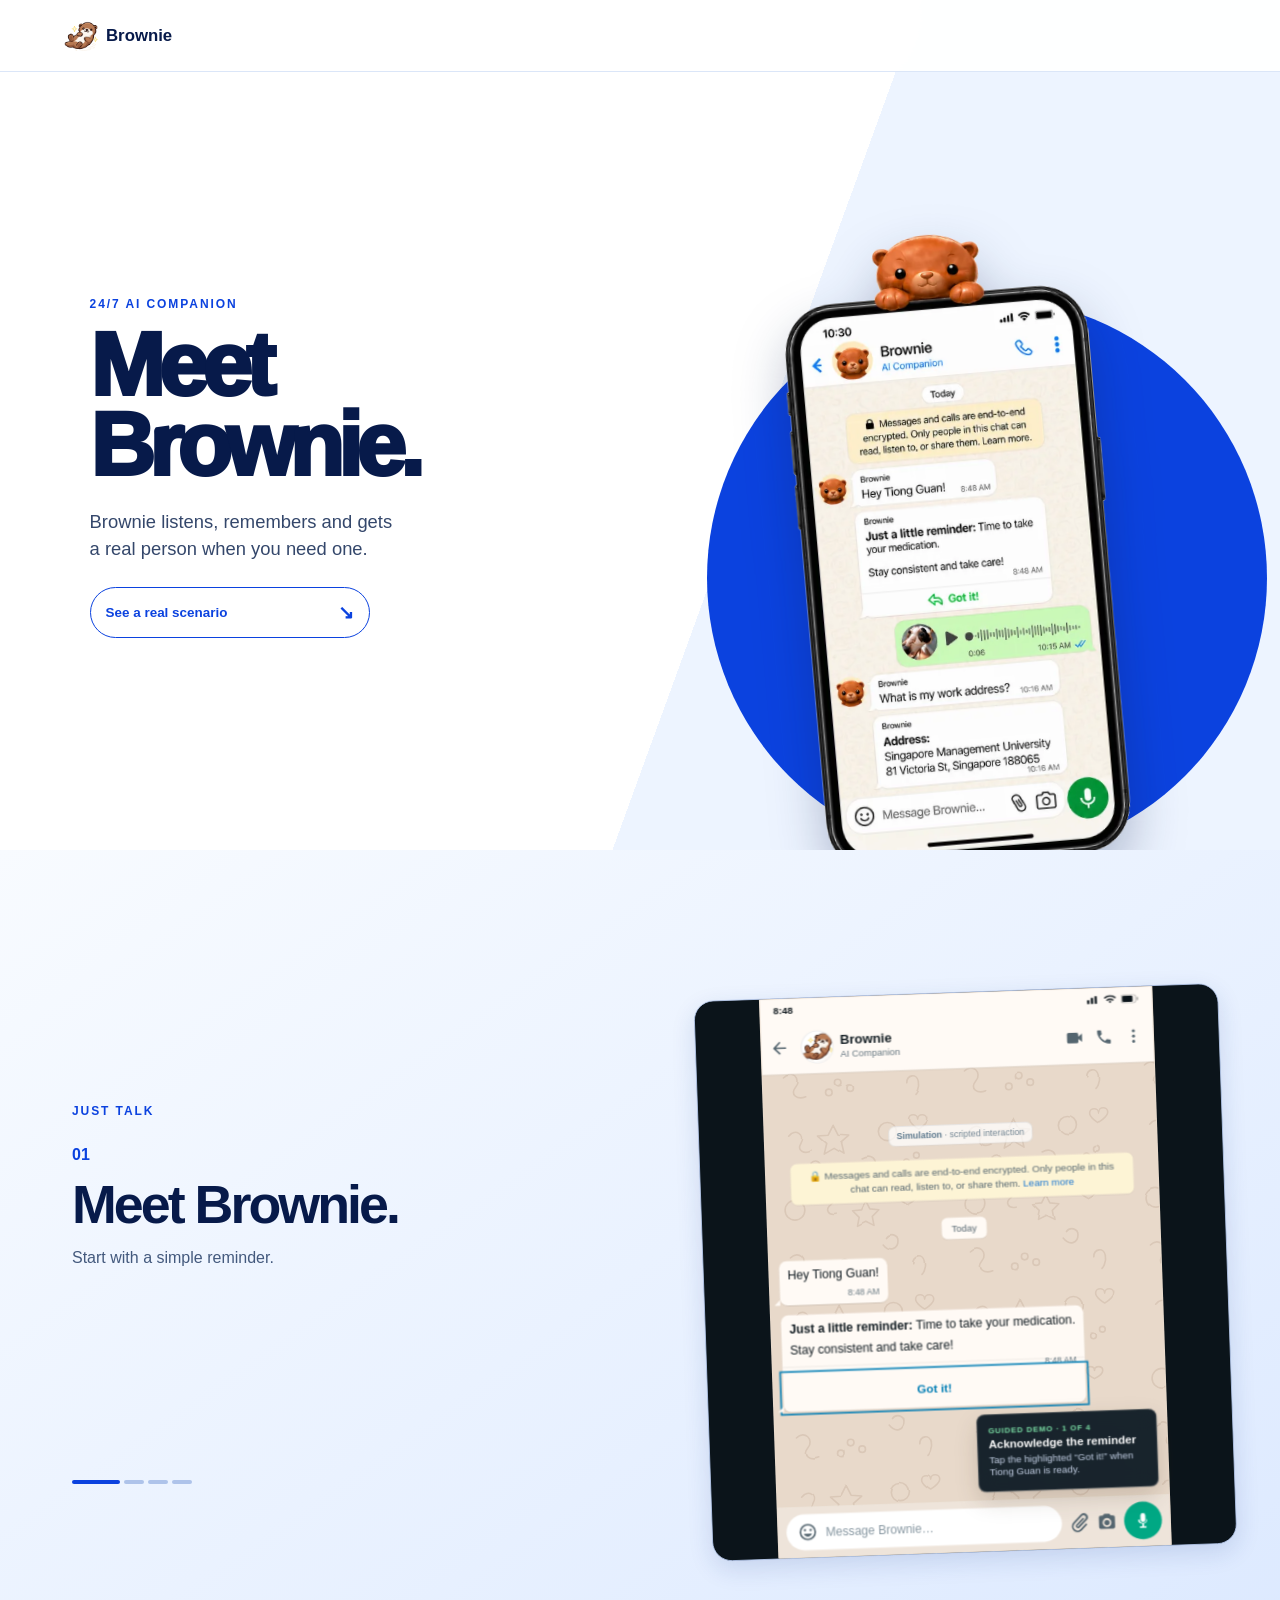
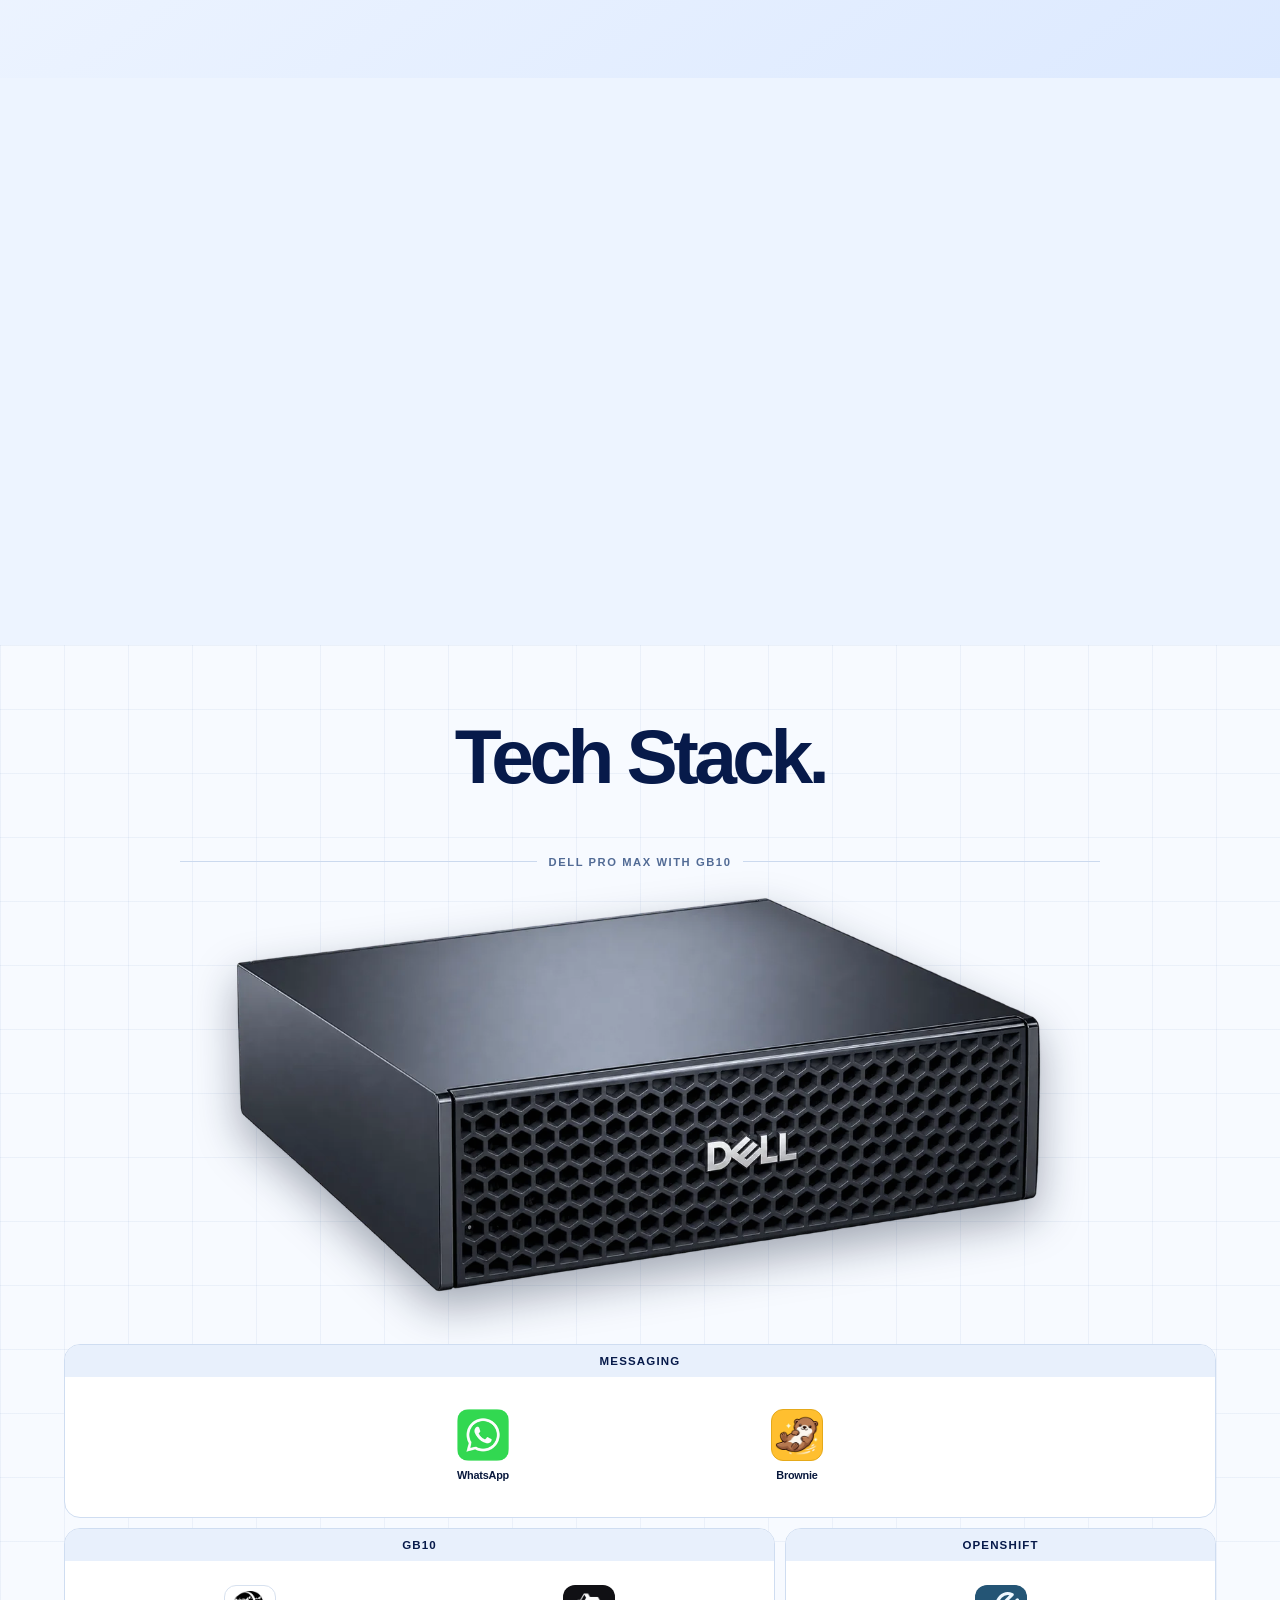
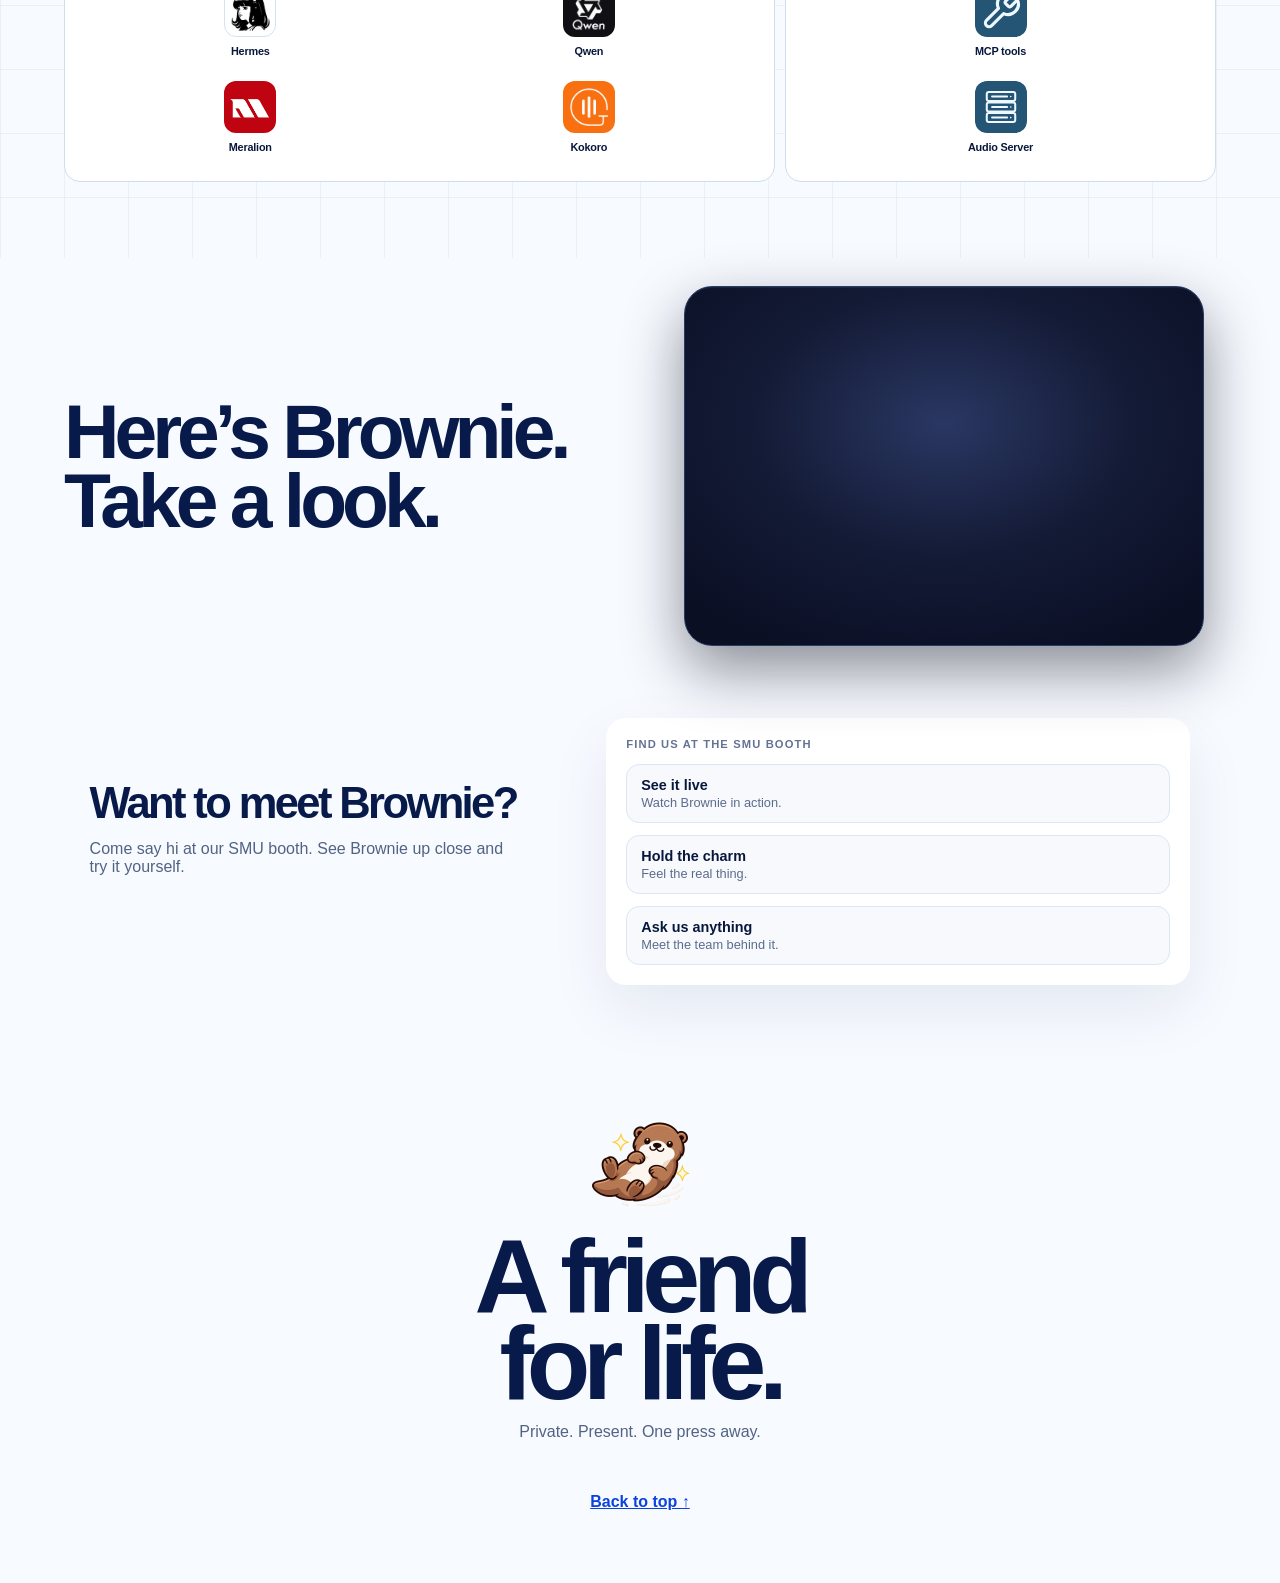
<file: index.html>
<!doctype html>
<html lang="en">
<head>
  <meta charset="utf-8">
  <meta name="viewport" content="width=device-width, initial-scale=1, viewport-fit=cover">
  <meta name="theme-color" content="#ffffff">
  <title>Brownie — Your 24/7 AI Companion</title>
  <meta name="description" content="Meet Brownie, a private AI companion for reminders, reassurance and real human support.">
  <link rel="icon" type="image/svg+xml" href="data:image/svg+xml,%3Csvg xmlns='http://www.w3.org/2000/svg' viewBox='0 0 64 64'%3E%3Crect width='64' height='64' rx='16' fill='%230b42df'/%3E%3Ccircle cx='32' cy='32' r='19' fill='white'/%3E%3Ccircle cx='25' cy='29' r='3' fill='%230b42df'/%3E%3Ccircle cx='39' cy='29' r='3' fill='%230b42df'/%3E%3Cpath d='M24 39q8 6 16 0' fill='none' stroke='%230b42df' stroke-width='3' stroke-linecap='round'/%3E%3C/svg%3E">
  <link rel="stylesheet" href="style.css?v=96">
  <link rel="stylesheet" href="chat.css?v=15">
</head>
<body>
  <header class="nav">
    <a class="logo" href="#top"><img src="assets/logo-tamtam.webp" alt=""><strong>Brownie</strong></a>
  </header>

  <main id="top">
    <section class="hero">
      <div class="hero-copy">
        <p class="eyebrow">24/7 AI Companion</p>
        <h1>Meet<br>Brownie.</h1>
        <p class="hero-lead">Brownie listens, remembers and gets a real person when you need one.</p>
        <a class="start-link" href="#experience">See a real scenario <span>↘</span></a>
      </div>
      <div class="hero-product" aria-label="Brownie companion on a phone">
        <div class="blue-disc"></div>
        <img src="assets/brownie-phone-cutout.webp" alt="Brownie companion perched on a phone">
      </div>
    </section>

    <section class="experience" id="experience" aria-label="Brownie SOS demonstration">
      <div class="experience-frame">
        <div class="experience-inner">
          <aside class="story-side">
            <p class="eyebrow">Just talk</p>
            <div class="story-titles" aria-live="polite">
              <div class="story-title active" data-title="0"><span>01</span><h2>Meet Brownie.</h2><p>Start with a simple reminder.</p></div>
              <div class="story-title" data-title="1"><span>02</span><h2>Ask anything.</h2><p>Addresses, reminders and answers.</p></div>
              <div class="story-title" data-title="2"><span>03</span><h2>One press.</h2><p>Press Brownie. Say what you need.</p></div>
              <div class="story-title" data-title="3"><span>04</span><h2>Human help.</h2><p>Brownie reaches Joey instantly.</p></div>
            </div>
            <div class="step-meter" aria-hidden="true"><i class="active"></i><i></i><i></i><i></i></div>
          </aside>

          <div class="chat-stage">
                        <div class="chat-window js" style="--expand:0">
              <div class="wa">
                <header class="wa-top" id="waTop">
                  <div class="statusbar">
                    <time id="statusTime">10:30</time>
                    <span class="sb-right" aria-hidden="true">
                      <svg viewBox="0 0 18 12"><path d="M1 11h3V6H1zM6 11h3V3H6zM11 11h3V1h-3z"/></svg>
                      <svg viewBox="0 0 20 14"><path d="M10 12.6l-2.2-2.3a3.1 3.1 0 014.4 0zM10 7.6a6 6 0 00-4.3 1.8L4 7.6a8.5 8.5 0 0112 0l-1.7 1.8A6 6 0 0010 7.6zM10 2.6a11 11 0 00-7.8 3.2L.5 4.1a13.5 13.5 0 0119 0l-1.7 1.7A11 11 0 0010 2.6z"/></svg>
                      <svg viewBox="0 0 26 13"><rect x=".5" y=".5" width="21" height="12" rx="3.2" fill="none" stroke="#0b141a" stroke-opacity=".4"/><rect x="2" y="2" width="15" height="9" rx="1.8"/><rect x="23" y="4" width="2" height="5" rx="1" fill="#0b141a" fill-opacity=".4"/></svg>
                    </span>
                  </div>
                  <div class="wa-header">
                    <button class="hbtn back" type="button" aria-label="Back"><svg viewBox="0 0 24 24"><path d="M20 11H7.8l5.6-5.6L12 4l-8 8 8 8 1.4-1.4L7.8 13H20z"/></svg></button>
                    <span class="avatar"><img src="assets/mascot.webp" alt="Brownie" width="360" height="360" /></span>
                    <span class="who"><strong>Brownie</strong><em>AI Companion</em></span>
                    <span class="hdr-icons">
                      <button class="hbtn" type="button" aria-label="Video call"><svg viewBox="0 0 24 24"><path d="M17 10.5V7a2 2 0 00-2-2H4a2 2 0 00-2 2v10a2 2 0 002 2h11a2 2 0 002-2v-3.5l5 4V6.5z"/></svg></button>
                      <button class="hbtn" type="button" aria-label="Call"><svg viewBox="0 0 24 24"><path d="M6.6 10.8a15 15 0 006.6 6.6l2.2-2.2a1 1 0 011-.2 11 11 0 003.4.6 1 1 0 011 1V20a1 1 0 01-1 1A17 17 0 013 4a1 1 0 011-1h3.4a1 1 0 011 1 11 11 0 00.6 3.4 1 1 0 01-.2 1z"/></svg></button>
                      <button class="hbtn" type="button" aria-label="Menu"><svg viewBox="0 0 24 24"><circle cx="12" cy="5" r="2"/><circle cx="12" cy="12" r="2"/><circle cx="12" cy="19" r="2"/></svg></button>
                    </span>
                  </div>
                </header>

                <main class="thread" id="thread">
                  <p class="sys sim"><b>Simulation</b> · scripted interaction</p>
                  <p class="sys">🔒 Messages and calls are end-to-end encrypted. Only people in this chat can read, listen to, or share them. <span>Learn more</span></p>
                  <p class="date">Today</p>

                  <div class="row in" data-clock="8:48" data-sig="listen">
                    <span class="typing" aria-hidden="true"><i></i><i></i><i></i></span>
                    <div class="msg in"><p>Hey Tiong Guan!</p><span class="meta">8:48 AM</span></div>
                  </div>

                  <div class="row in" data-sig="remind">
                    <span class="typing" aria-hidden="true"><i></i><i></i><i></i></span>
                    <div class="msg in">
                      <p><strong>Just a little reminder:</strong> Time to take your medication.</p>
                      <p>Stay consistent and take care!</p>
                      <span class="meta">8:48 AM</span>
                      <div class="quick"><button type="button" data-gotit>Got it!</button></div>
                    </div>
                  </div>

                  <div class="row out pending" id="gotitRow">
                    <div class="msg out"><p>Got it!</p><span class="meta">8:49 AM <svg class="ticks" viewBox="0 0 16 11"><path d="M1.2 5.8l3 3L11 1.8"/><path d="M6.4 8.4l.9.9L15 1.8"/></svg></span></div>
                  </div>

                  <div class="row out" data-gate data-clock="10:16" style="order:0">
                    <div class="msg out"><p>What is my work address?</p><span class="meta">10:16 AM <svg class="ticks" viewBox="0 0 16 11"><path d="M1.2 5.8l3 3L11 1.8"/><path d="M6.4 8.4l.9.9L15 1.8"/></svg></span></div>
                  </div>

                  <div class="row in" data-gate data-sig="listen" data-think id="addressRow">
                    <span class="typing" aria-hidden="true"><i></i><i></i><i></i></span>
                    <div class="msg in">
                      <p><strong>Address:</strong></p>
                      <p>Singapore Management University<br>81 Victoria St, Singapore 188065</p>
                      <span class="meta">10:16 AM</span>
                    </div>
                  </div>

                  <div class="row lesson-step" data-gate id="recallLesson">
                    <div class="msg lesson-card">
                      <span class="lesson-kicker">Memory check</span>
                      <strong>Brownie recalled saved information.</strong>
                      <p>Your work address was ready when you asked.</p>
                      <button type="button" data-recall-continue>Continue to safety practice</button>
                    </div>
                  </div>

                  <p class="date" data-gate data-recall-gate>Daily Quiz</p>

                  <div class="row in" data-gate data-recall-gate data-sig="listen">
                    <span class="typing" aria-hidden="true"><i></i><i></i><i></i></span>
                    <div class="msg in"><p>Ready for a safety challenge?</p><span class="meta">9:15 AM</span></div>
                  </div>

                  <div class="quiz" data-gate data-recall-gate data-answer="Walk away and call staff">
                    <div class="row in">
                      <div class="msg in quiz-card">
                        <p class="quiz-head">🛡️ <strong>Safety Choice</strong></p>
                        <p class="quiz-q">A stranger asks you to go with them. What do you do?</p>
                        <div class="opts">
                          <button type="button" data-opt>Go with them</button>
                          <button type="button" data-opt>Walk away and call staff</button>
                          <button type="button" data-opt>Ignore it</button>
                        </div>
                        <span class="meta">9:15 AM</span>
                      </div>
                    </div>
                    <div class="row out" data-ans hidden><div class="msg out"><span class="meta">9:16 AM <svg class="ticks" viewBox="0 0 16 11"><path d="M1.2 5.8l3 3L11 1.8"/><path d="M6.4 8.4l.9.9L15 1.8"/></svg></span></div></div>
                    <div class="row in" data-good hidden><div class="msg in"><p><strong>✅ Correct!</strong> Walk away and call trusted staff.</p></div></div>
                    <div class="row in" data-bad hidden><div class="msg in"><p><strong>Not quite.</strong> Walk away and call trusted staff.</p></div></div>
                    <div class="row in" data-ptsgood hidden><div class="msg in"><p>Points: <strong>+10</strong> · Quiz complete 🎉</p></div></div>
                    <div class="row in" data-ptsbad hidden><div class="msg in"><p>Points: <strong>+0</strong> · Quiz complete</p></div></div>
                  </div>

                  <div class="mic-hint" data-gate>
                    <button class="sos-brownie" id="sosBrownie" type="button" aria-label="Tap Brownie and say I need help"><img src="assets/brownie-button.webp" alt="Tap Brownie"></button>
                    <span>Tap Brownie and say <strong>&ldquo;I need help&rdquo;</strong></span>
                  </div>

                  <div class="row in" data-gate data-manual data-clock="10:18" id="audioReceivingRow" hidden>
                    <div class="msg in audio-receiving" role="status" aria-label="Receiving audio"><span>🎙️ Receiving audio</span><span class="audio-wave" aria-hidden="true"><i></i><i></i><i></i><i></i><i></i><i></i><i></i></span></div>
                  </div>

                  <div class="row in" data-gate data-manual data-clock="10:18" id="youSaidRow" hidden>
                    <div class="msg in"><p>You said: <strong>&ldquo;I need help&rdquo;</strong>.</p><span class="meta">10:18 AM</span></div>
                  </div>

                  <div class="row in" data-gate data-sos-gate data-think data-sig="sos" data-clock="10:18" id="contactingRow">
                    <span class="typing" aria-hidden="true"><i></i><i></i><i></i></span>
                    <div class="msg in"><p>Contacting Joey right now…</p><span class="meta">10:18 AM</span></div>
                  </div>
                </main>

                <div class="wa-input" id="waInput" aria-hidden="true">
                  <span class="field"><svg class="emoji" viewBox="0 0 24 24"><path d="M12 2a10 10 0 100 20 10 10 0 000-20zm0 18a8 8 0 110-16 8 8 0 010 16zm-3.5-9a1.5 1.5 0 100-3 1.5 1.5 0 000 3zm7 0a1.5 1.5 0 100-3 1.5 1.5 0 000 3zM12 17.5c2.3 0 4.3-1.5 5-3.5H7c.7 2 2.7 3.5 5 3.5z"/></svg><span class="ph">Message Brownie…</span></span>
                  <svg class="ic" viewBox="0 0 24 24"><path d="M16.5 6.5l-7.8 7.8a2.5 2.5 0 003.5 3.5l8.5-8.5a4.5 4.5 0 10-6.4-6.4L5.6 11.6a6.5 6.5 0 009.2 9.2l6.4-6.4-1.4-1.4-6.4 6.4a4.5 4.5 0 11-6.4-6.4l8.7-8.7a2.5 2.5 0 013.5 3.5l-8.5 8.5a.5.5 0 11-.7-.7l7.8-7.8z"/></svg>
                  <svg class="ic" viewBox="0 0 24 24"><path d="M9 3l-1.5 2H5a2 2 0 00-2 2v11a2 2 0 002 2h14a2 2 0 002-2V7a2 2 0 00-2-2h-2.5L15 3zm3 5a5 5 0 110 10 5 5 0 010-10zm0 2a3 3 0 100 6 3 3 0 000-6z"/></svg>
                  <button class="mic" id="mic" type="button" aria-label="Press the microphone"><svg viewBox="0 0 24 24"><path d="M12 14a3 3 0 003-3V6a3 3 0 10-6 0v5a3 3 0 003 3zm5-3a5 5 0 01-4 4.9V19h3v2H8v-2h3v-3.1A5 5 0 016 11h2a4 4 0 108 0z"/></svg></button>
                </div>
              </div>

              <div class="call ringing" id="call" hidden role="dialog" aria-modal="true" aria-label="Incoming call from Joey" aria-hidden="true">
                <div class="call-glow"></div>
                <div class="call-body">
                  <span class="call-avatar">J</span>
                  <p class="call-name">Joey</p>
                  <p class="call-sub" id="callSub">Simulated incoming call…</p>
                  <p class="call-timer" id="callTimer" hidden>00:00</p>
                </div>
                <div class="call-controls">
                  <div class="ring-actions">
                    <button class="cbtn decline" type="button" data-call-decline aria-label="Decline call">
                      <svg viewBox="0 0 24 24"><path transform="rotate(135 12 12)" d="M6.6 10.8a15 15 0 006.6 6.6l2.2-2.2a1 1 0 011-.2 11 11 0 003.4.6 1 1 0 011 1V20a1 1 0 01-1 1A17 17 0 013 4a1 1 0 011-1h3.4a1 1 0 011 1 11 11 0 00.6 3.4 1 1 0 01-.2 1z"/></svg>
                    </button>
                    <button class="cbtn accept" type="button" data-call-accept aria-label="Answer call">
                      <svg viewBox="0 0 24 24"><path d="M6.6 10.8a15 15 0 006.6 6.6l2.2-2.2a1 1 0 011-.2 11 11 0 003.4.6 1 1 0 011 1V20a1 1 0 01-1 1A17 17 0 013 4a1 1 0 011-1h3.4a1 1 0 011 1 11 11 0 00.6 3.4 1 1 0 01-.2 1z"/></svg>
                    </button>
                  </div>
                  <div class="talk-actions">
                    <button class="cbtn muted" type="button" aria-label="Mute"><svg viewBox="0 0 24 24" aria-hidden="true"><path d="M12 14a3 3 0 003-3V6a3 3 0 10-6 0v5a3 3 0 003 3zm5-3h2a7 7 0 01-2.1 5l-1.4-1.4A5 5 0 0017 11zM7.1 16A7 7 0 015 11h2a5 5 0 001.5 3.6zM11 18.9V21H8v-2h2.2zM16 19v2h-3v-2z"/><path d="M4 4l16 16" fill="none" stroke="currentColor" stroke-width="2" stroke-linecap="round"/></svg></button>
                    <button class="cbtn speaker" type="button" aria-label="Speaker"><svg viewBox="0 0 24 24"><path d="M4 9v6h4l5 4V5L8 9zm12.5 3a3.5 3.5 0 00-2-3.2v6.4a3.5 3.5 0 002-3.2zm-2-7.6v2.1a5.5 5.5 0 010 11v2.1a7.5 7.5 0 000-15.2z"/></svg></button>
                    <button class="cbtn end" type="button" data-call-end aria-label="End call">
                      <svg viewBox="0 0 24 24"><path transform="rotate(135 12 12)" d="M6.6 10.8a15 15 0 006.6 6.6l2.2-2.2a1 1 0 011-.2 11 11 0 003.4.6 1 1 0 011 1V20a1 1 0 01-1 1A17 17 0 013 4a1 1 0 011-1h3.4a1 1 0 011 1 11 11 0 00.6 3.4 1 1 0 01-.2 1z"/></svg>
                    </button>
                  </div>
                </div>
              </div>
            </div>
          </div>
        </div>
      </div>
      <div class="scroll-track" aria-hidden="true"></div>
    </section>

    <section class="architecture" id="architecture" aria-labelledby="arch-title">
      <div class="arch-head">
        <h2 id="arch-title">Tech Stack.</h2>
      </div>

      <div class="arch-spot gb10-spot" data-gb10>
         <div class="gb10-product">
           <div class="gb10-product-head"><strong>Dell Pro Max with GB10</strong></div>
           <img class="gb10-device" src="assets/gb10-device.webp" alt="Dell Pro Max with GB10" decoding="async">
         </div>
       </div>

      <div class="tech-stack" aria-labelledby="tech-stack-title">
        <div class="tech-clusters">
          <section class="tech-cluster messaging" aria-labelledby="messaging-title">
            <div class="tech-cluster-head"><strong id="messaging-title">Messaging</strong></div>
            <div class="tech-cluster-items">
              <div class="tech-chip"><img class="tech-logo whatsapp" src="assets/logo-whatsapp.png" alt=""><strong>WhatsApp</strong></div>
              <div class="tech-chip"><div class="tech-mark brownie"><img src="assets/logo-tamtam.webp" alt=""></div><strong>Brownie</strong></div>
            </div>
          </section>
          <section class="tech-cluster gb10-stack" aria-labelledby="gb10-stack-title">
            <div class="tech-cluster-head"><strong id="gb10-stack-title">GB10</strong></div>
            <div class="tech-cluster-items">
              <div class="tech-chip"><div class="tech-mark hermes"><img src="assets/logo-hermes.png" alt=""></div><strong>Hermes</strong></div>
              <div class="tech-chip"><div class="tech-mark qwen"><img src="assets/logo-qwen.webp" alt=""></div><strong>Qwen</strong></div>
              <div class="tech-chip"><div class="tech-mark meralion"><img src="assets/logo-meralion-mark.png" alt=""></div><strong>Meralion</strong></div>
              <div class="tech-chip"><div class="tech-mark kokoro"><img src="assets/logo-kokoro-mark.png" alt=""></div><strong>Kokoro</strong></div>
            </div>
          </section>
          <section class="tech-cluster platform" aria-labelledby="openshift-title">
            <div class="tech-cluster-head"><strong id="openshift-title">OpenShift</strong></div>
            <div class="tech-cluster-items">
              <div class="tech-chip"><div class="tech-mark generic"><img src="assets/icon-mcp-tools.svg" alt=""></div><strong>MCP tools</strong></div>
              <div class="tech-chip"><div class="tech-mark generic"><img src="assets/icon-audio-server.svg" alt=""></div><strong>Audio Server</strong></div>
            </div>
          </section>
        </div>
      </div>
    </section>

    <section class="charm" id="charm" aria-labelledby="charm-title">
      <div class="charm-copy">
        <h2 id="charm-title">Here&rsquo;s Brownie.<br>Take a look.</h2>
      </div>
      <div class="charm-stage">
        <div id="charm3d"></div>
        <p class="charm-loading" id="charmLoading">Loading the charm…</p>
      </div>
    </section>

    <section class="mini-game" aria-labelledby="meet-title">
      <div class="game-copy"><h2 id="meet-title">Want to meet Brownie?</h2><p>Come say hi at our SMU booth. See Brownie up close and try it yourself.</p></div>
      <div class="booth-card">
        <div class="booth-where">Find us at the SMU booth</div>
        <div class="booth-rows">
          <div><strong>See it live</strong><span>Watch Brownie in action.</span></div>
          <div><strong>Hold the charm</strong><span>Feel the real thing.</span></div>
          <div><strong>Ask us anything</strong><span>Meet the team behind it.</span></div>
        </div>
      </div>
    </section>

    <footer><img src="assets/logo-tamtam.webp" alt="Brownie"><h2>A friend<br>for life.</h2><p>Private. Present. One press away.</p><a href="#top">Back to top ↑</a></footer>
  </main>
  <script src="vendor/gsap.min.js"></script>
  <script type="importmap">
    {"imports":{"three":"./vendor/three/three.module.js","three/addons/":"./vendor/three/addons/"}}
  </script>
  <script type="module" src="charm.js?v=10" onerror="document.getElementById('charmLoading').textContent='The 3D charm could not load.'"></script>
  <script src="app.js?v=96"></script>
  <script src="tutorial.js?v=4"></script>
</body>
</html>
</file>
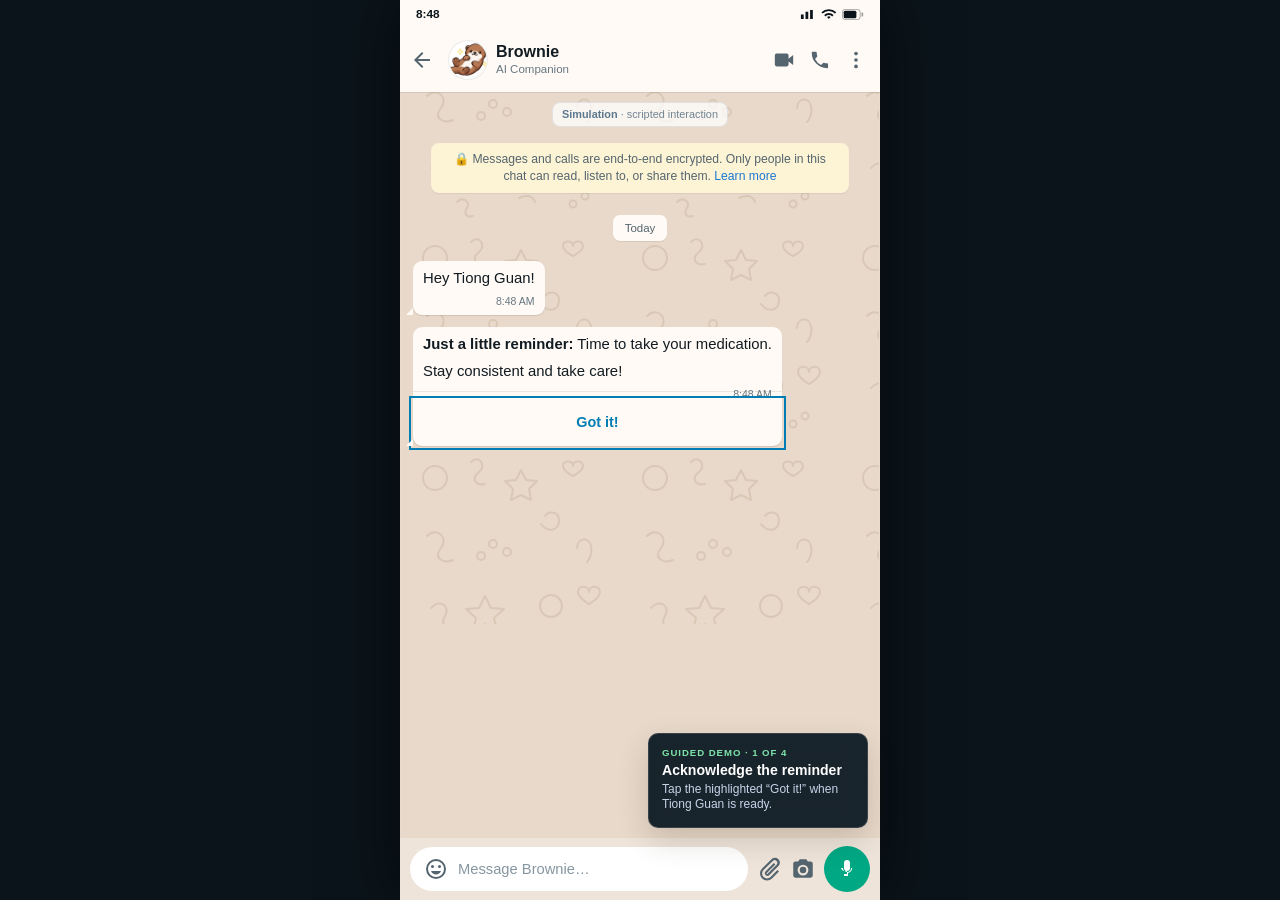
<file: mobile/index.html>
<!doctype html>
<html lang="en">
<head>
  <meta charset="utf-8" />
  <meta name="viewport" content="width=device-width, initial-scale=1, viewport-fit=cover" />
  <meta name="theme-color" content="#efeae2" />
  <title>Brownie — WhatsApp</title>
  <meta name="description" content="Brownie turns any phone into a 24/7 safety net. Hermes on WhatsApp, running privately on Dell Pro Max with GB10." />
  <link rel="stylesheet" href="mobile.css?v=15" />
  <script>document.documentElement.classList.add('js');if(window.matchMedia&&matchMedia('(prefers-reduced-motion: reduce)').matches)document.documentElement.classList.add('reduced');setTimeout(function(){if(!window.__brownieReady)document.documentElement.classList.add('fallback');},2500);</script>
</head>
<body>
  <div class="wa">
    <header class="wa-top" id="waTop">
      <div class="statusbar">
        <time id="statusTime">10:30</time>
        <span class="sb-right" aria-hidden="true">
          <svg viewBox="0 0 18 12"><path d="M1 11h3V6H1zM6 11h3V3H6zM11 11h3V1h-3z"/></svg>
          <svg viewBox="0 0 20 14"><path d="M10 12.6l-2.2-2.3a3.1 3.1 0 014.4 0zM10 7.6a6 6 0 00-4.3 1.8L4 7.6a8.5 8.5 0 0112 0l-1.7 1.8A6 6 0 0010 7.6zM10 2.6a11 11 0 00-7.8 3.2L.5 4.1a13.5 13.5 0 0119 0l-1.7 1.7A11 11 0 0010 2.6z"/></svg>
          <svg viewBox="0 0 26 13"><rect x=".5" y=".5" width="21" height="12" rx="3.2" fill="none" stroke="#0b141a" stroke-opacity=".4"/><rect x="2" y="2" width="15" height="9" rx="1.8"/><rect x="23" y="4" width="2" height="5" rx="1" fill="#0b141a" fill-opacity=".4"/></svg>
        </span>
      </div>
      <div class="wa-header">
        <button class="hbtn back" type="button" aria-label="Back"><svg viewBox="0 0 24 24"><path d="M20 11H7.8l5.6-5.6L12 4l-8 8 8 8 1.4-1.4L7.8 13H20z"/></svg></button>
        <span class="avatar"><img src="assets/mascot.webp" alt="Brownie" width="360" height="360" /></span>
        <span class="who"><strong>Brownie</strong><em>AI Companion</em></span>
        <span class="hdr-icons">
          <button class="hbtn" type="button" aria-label="Video call"><svg viewBox="0 0 24 24"><path d="M17 10.5V7a2 2 0 00-2-2H4a2 2 0 00-2 2v10a2 2 0 002 2h11a2 2 0 002-2v-3.5l5 4V6.5z"/></svg></button>
          <button class="hbtn" type="button" aria-label="Call"><svg viewBox="0 0 24 24"><path d="M6.6 10.8a15 15 0 006.6 6.6l2.2-2.2a1 1 0 011-.2 11 11 0 003.4.6 1 1 0 011 1V20a1 1 0 01-1 1A17 17 0 013 4a1 1 0 011-1h3.4a1 1 0 011 1 11 11 0 00.6 3.4 1 1 0 01-.2 1z"/></svg></button>
          <button class="hbtn" type="button" aria-label="Menu"><svg viewBox="0 0 24 24"><circle cx="12" cy="5" r="2"/><circle cx="12" cy="12" r="2"/><circle cx="12" cy="19" r="2"/></svg></button>
        </span>
      </div>
    </header>

    <main class="thread" id="thread">
      <p class="sys sim"><b>Simulation</b> · scripted interaction</p>
      <p class="sys">🔒 Messages and calls are end-to-end encrypted. Only people in this chat can read, listen to, or share them. <span>Learn more</span></p>
      <p class="date">Today</p>

      <div class="row in" data-clock="8:48" data-sig="listen">
        <span class="typing" aria-hidden="true"><i></i><i></i><i></i></span>
        <div class="msg in"><p>Hey Tiong Guan!</p><span class="meta">8:48 AM</span></div>
      </div>

      <div class="row in" data-sig="remind">
        <span class="typing" aria-hidden="true"><i></i><i></i><i></i></span>
        <div class="msg in">
          <p><strong>Just a little reminder:</strong> Time to take your medication.</p>
          <p>Stay consistent and take care!</p>
          <span class="meta">8:48 AM</span>
          <div class="quick"><button type="button" data-gotit>Got it!</button></div>
        </div>
      </div>

      <div class="row out pending" id="gotitRow">
        <div class="msg out"><p>Got it!</p><span class="meta">8:49 AM <svg class="ticks" viewBox="0 0 16 11"><path d="M1.2 5.8l3 3L11 1.8"/><path d="M6.4 8.4l.9.9L15 1.8"/></svg></span></div>
      </div>

      <!-- everything below waits for "Got it!" -->
      <div class="row out" data-gate data-clock="10:16" style="order:0">
        <div class="msg out"><p>What is my work address?</p><span class="meta">10:16 AM <svg class="ticks" viewBox="0 0 16 11"><path d="M1.2 5.8l3 3L11 1.8"/><path d="M6.4 8.4l.9.9L15 1.8"/></svg></span></div>
      </div>

      <div class="row in" data-gate data-sig="listen" data-think id="addressRow">
        <span class="typing" aria-hidden="true"><i></i><i></i><i></i></span>
        <div class="msg in">
          <p><strong>Address:</strong></p>
          <p>Singapore Management University<br>81 Victoria St, Singapore 188065</p>
          <span class="meta">10:16 AM</span>
        </div>
      </div>

      <div class="row lesson-step" data-gate id="recallLesson">
        <div class="msg lesson-card">
          <span class="lesson-kicker">Memory check</span>
          <strong>Brownie recalled saved information.</strong>
          <p>Your work address was ready when you asked.</p>
          <button type="button" data-recall-continue>Continue to safety practice</button>
        </div>
      </div>

      <p class="date" data-gate data-recall-gate>Daily Quiz</p>

      <div class="row in" data-gate data-recall-gate data-sig="listen">
        <span class="typing" aria-hidden="true"><i></i><i></i><i></i></span>
        <div class="msg in"><p>Ready for a safety challenge?</p><span class="meta">9:15 AM</span></div>
      </div>

      <div class="quiz" data-gate data-recall-gate data-answer="Walk away and call staff">
        <div class="row in">
          <div class="msg in quiz-card">
            <p class="quiz-head">🛡️ <strong>Safety Choice</strong></p>
            <p class="quiz-q">A stranger asks you to go with them. What do you do?</p>
            <div class="opts">
              <button type="button" data-opt>Go with them</button>
              <button type="button" data-opt>Walk away and call staff</button>
              <button type="button" data-opt>Ignore it</button>
            </div>
            <span class="meta">9:15 AM</span>
          </div>
        </div>
        <div class="row out" data-ans hidden><div class="msg out"><span class="meta">9:16 AM <svg class="ticks" viewBox="0 0 16 11"><path d="M1.2 5.8l3 3L11 1.8"/><path d="M6.4 8.4l.9.9L15 1.8"/></svg></span></div></div>
        <div class="row in" data-good hidden><div class="msg in"><p><strong>✅ Correct!</strong> Walk away and call trusted staff.</p></div></div>
        <div class="row in" data-bad hidden><div class="msg in"><p><strong>Not quite.</strong> Walk away and call trusted staff.</p></div></div>
        <div class="row in" data-ptsgood hidden><div class="msg in"><p>Points: <strong>+10</strong> · Quiz complete 🎉</p></div></div>
        <div class="row in" data-ptsbad hidden><div class="msg in"><p>Points: <strong>+0</strong> · Quiz complete</p></div></div>
      </div>

      <div class="mic-hint" data-gate>
        <button class="sos-brownie" id="sosBrownie" type="button" aria-label="Tap Brownie and say I need help"><img src="../assets/brownie-button.webp" alt="Tap Brownie"><span class="sos3d" id="sos3d" aria-hidden="true"></span></button>
        <span>Tap Brownie and say <strong>&ldquo;I need help&rdquo;</strong></span>
      </div>

      <div class="row in" data-gate data-manual data-clock="10:18" id="audioReceivingRow" hidden>
        <div class="msg in audio-receiving" role="status" aria-label="Receiving audio"><span>🎙️ Receiving audio</span><span class="audio-wave" aria-hidden="true"><i></i><i></i><i></i><i></i><i></i><i></i><i></i></span></div>
      </div>

      <div class="row in" data-gate data-manual data-clock="10:18" id="youSaidRow" hidden>
        <div class="msg in"><p>You said: <strong>&ldquo;I need help&rdquo;</strong>.</p><span class="meta">10:18 AM</span></div>
      </div>

      <div class="row in" data-gate data-sos-gate data-think data-sig="sos" data-clock="10:18" id="contactingRow">
        <span class="typing" aria-hidden="true"><i></i><i></i><i></i></span>
        <div class="msg in"><p>Contacting Joey right now…</p><span class="meta">10:18 AM</span></div>
      </div>

    </main>

    <div class="wa-input" id="waInput" aria-hidden="true">
      <span class="field"><svg class="emoji" viewBox="0 0 24 24"><path d="M12 2a10 10 0 100 20 10 10 0 000-20zm0 18a8 8 0 110-16 8 8 0 010 16zm-3.5-9a1.5 1.5 0 100-3 1.5 1.5 0 000 3zm7 0a1.5 1.5 0 100-3 1.5 1.5 0 000 3zM12 17.5c2.3 0 4.3-1.5 5-3.5H7c.7 2 2.7 3.5 5 3.5z"/></svg><span class="ph">Message Brownie…</span></span>
      <svg class="ic" viewBox="0 0 24 24"><path d="M16.5 6.5l-7.8 7.8a2.5 2.5 0 003.5 3.5l8.5-8.5a4.5 4.5 0 10-6.4-6.4L5.6 11.6a6.5 6.5 0 009.2 9.2l6.4-6.4-1.4-1.4-6.4 6.4a4.5 4.5 0 11-6.4-6.4l8.7-8.7a2.5 2.5 0 013.5 3.5l-8.5 8.5a.5.5 0 11-.7-.7l7.8-7.8z"/></svg>
      <svg class="ic" viewBox="0 0 24 24"><path d="M9 3l-1.5 2H5a2 2 0 00-2 2v11a2 2 0 002 2h14a2 2 0 002-2V7a2 2 0 00-2-2h-2.5L15 3zm3 5a5 5 0 110 10 5 5 0 010-10zm0 2a3 3 0 100 6 3 3 0 000-6z"/></svg>
      <button class="mic" id="mic" type="button" aria-label="Press the microphone"><svg viewBox="0 0 24 24"><path d="M12 14a3 3 0 003-3V6a3 3 0 10-6 0v5a3 3 0 003 3zm5-3a5 5 0 01-4 4.9V19H9v-2h3v-3.1A5 5 0 016 11h2a4 4 0 108 0z"/></svg></button>
    </div>
  </div>

  <!-- incoming call from the caretaker -->
  <div class="call ringing" id="call" hidden role="dialog" aria-modal="true" aria-label="Incoming call from Joey" aria-hidden="true">
    <div class="call-glow"></div>
    <div class="call-body">
      <span class="call-avatar">J</span>
      <p class="call-name">Joey</p>
      <p class="call-sub" id="callSub">Simulated incoming call…</p>
      <p class="call-timer" id="callTimer" hidden>00:00</p>
    </div>
    <div class="call-controls">
      <div class="ring-actions">
        <button class="cbtn decline" type="button" data-call-decline aria-label="Decline call">
          <svg viewBox="0 0 24 24"><path transform="rotate(135 12 12)" d="M6.6 10.8a15 15 0 006.6 6.6l2.2-2.2a1 1 0 011-.2 11 11 0 003.4.6 1 1 0 011 1V20a1 1 0 01-1 1A17 17 0 013 4a1 1 0 011-1h3.4a1 1 0 011 1 11 11 0 00.6 3.4 1 1 0 01-.2 1z"/></svg>
        </button>
        <button class="cbtn accept" type="button" data-call-accept aria-label="Answer call">
          <svg viewBox="0 0 24 24"><path d="M6.6 10.8a15 15 0 006.6 6.6l2.2-2.2a1 1 0 011-.2 11 11 0 003.4.6 1 1 0 011 1V20a1 1 0 01-1 1A17 17 0 013 4a1 1 0 011-1h3.4a1 1 0 011 1 11 11 0 00.6 3.4 1 1 0 01-.2 1z"/></svg>
        </button>
      </div>
      <div class="talk-actions">
        <button class="cbtn muted" type="button" aria-label="Mute"><svg viewBox="0 0 24 24" aria-hidden="true"><path d="M12 14a3 3 0 003-3V6a3 3 0 10-6 0v5a3 3 0 003 3zm5-3h2a7 7 0 01-2.1 5l-1.4-1.4A5 5 0 0017 11zM7.1 16A7 7 0 015 11h2a5 5 0 001.5 3.6zM11 18.9V21H8v-2h2.2zM16 19v2h-3v-2z"/><path d="M4 4l16 16" fill="none" stroke="currentColor" stroke-width="2" stroke-linecap="round"/></svg></button>
        <button class="cbtn speaker" type="button" aria-label="Speaker"><svg viewBox="0 0 24 24"><path d="M4 9v6h4l5 4V5L8 9zm12.5 3a3.5 3.5 0 00-2-3.2v6.4a3.5 3.5 0 002-3.2zm-2-7.6v2.1a5.5 5.5 0 010 11v2.1a7.5 7.5 0 000-15.2z"/></svg></button>
        <button class="cbtn end" type="button" data-call-end aria-label="End call">
          <svg viewBox="0 0 24 24"><path transform="rotate(135 12 12)" d="M6.6 10.8a15 15 0 006.6 6.6l2.2-2.2a1 1 0 011-.2 11 11 0 003.4.6 1 1 0 011 1V20a1 1 0 01-1 1A17 17 0 013 4a1 1 0 011-1h3.4a1 1 0 011 1 11 11 0 00.6 3.4 1 1 0 01-.2 1z"/></svg>
        </button>
      </div>
    </div>
  </div>

  <script src="../vendor/gsap.min.js"></script>
  <script src="../vendor/ScrollTrigger.min.js"></script>
  <script type="importmap">
    {"imports":{"three":"../vendor/three/three.module.js","three/addons/":"../vendor/three/addons/"}}
  </script>
  <script type="module" src="sos-charm.js?v=7"></script>
  <script src="mobile.js?v=9"></script>
  <script src="../tutorial.js?v=4"></script>
</body>
</html>
</file>
<file: style.css>
:root{--blue:#0b42df;--blue-2:#2868ff;--navy:#071a4a;--ice:#edf4ff;--line:#c8d8f5;--white:#fff;--ink:#08183c;--muted:#526383;--safe-top:max(10px,env(safe-area-inset-top));--expand:0}*{box-sizing:border-box}html{scroll-behavior:auto}body{margin:0;background:var(--white);color:var(--ink);font-family:Inter,ui-sans-serif,-apple-system,BlinkMacSystemFont,"Segoe UI",sans-serif;-webkit-font-smoothing:antialiased;overflow-x:hidden}button, a{font:inherit;-webkit-tap-highlight-color:transparent}.nav{position:fixed;z-index:100;top:0;left:0;right:0;height:64px;padding:var(--safe-top) 18px 8px;display:flex;align-items:center;justify-content:space-between;background:#ffffffed;border-bottom:1px solid #dbe6f8;-webkit-backdrop-filter:blur(16px);backdrop-filter:blur(16px)}.logo{display:flex;align-items:center;gap:8px;color:var(--navy);text-decoration:none;font-size:.95rem}.logo img{width:34px;height:34px;object-fit:contain}.eyebrow{margin:0 0 15px;color:var(--blue);font-size:.75rem;font-weight:900;letter-spacing:.16em;text-transform:uppercase}.hero{min-height:100svh;padding:112px 20px 36px;background:linear-gradient(160deg,#fff 0 54%,#edf4ff 54%);overflow:hidden}.hero-copy{position:relative;z-index:2}.hero h1{margin:0;max-width:8.5ch;color:var(--navy);font-size:clamp(3.15rem,14vw,4.3rem);font-weight:950;letter-spacing:-.07em;line-height:.89}.hero-lead{max-width:31ch;margin:22px 0 0;color:#34476b;font-size:1.02rem;line-height:1.5}.start-link{display:flex;align-items:center;justify-content:space-between;max-width:280px;margin-top:24px;padding:13px 15px;border:1px solid var(--blue);border-radius:999px;color:var(--blue);font-size:.84rem;font-weight:900;text-decoration:none}.start-link span{font-size:1.2rem}.hero-product{position:relative;height:390px;margin:8px -20px -36px}.hero-product .blue-disc{position:absolute;right:-26px;bottom:-35px;width:330px;height:330px;border-radius:50%;background:var(--blue)}.hero-product>img{position:absolute;z-index:2;right:-12px;bottom:-53px;width:260px;max-height:390px;object-fit:contain;filter:drop-shadow(0 24px 26px #071a4a47);transform:rotate(-5deg)}.experience{position:relative;height:380svh;background:var(--ice)}.experience-frame{position:sticky;z-index:10;top:64px;height:calc(100svh - 64px);overflow:hidden;background:linear-gradient(145deg,#f8fbff,#dce9ff)}.experience-inner{height:100%;padding:16px 12px 12px}.story-side{position:relative;height:122px;padding:5px 8px 0}.story-side>.eyebrow{margin-bottom:5px}.story-titles{position:relative;height:82px}.story-title{position:absolute;inset:0;opacity:0;transform:translateY(10px);transition:.4s ease;pointer-events:none}.story-title.active{opacity:1;transform:none}.story-title>span{display:none}.story-title h2{margin:0;color:var(--navy);font-size:1.85rem;letter-spacing:-.055em;line-height:1}.story-title p{margin:7px 0 0;max-width:36ch;color:#43597d;font-size:.82rem;line-height:1.35}.step-meter{position:absolute;right:7px;top:6px;display:flex;gap:4px}.step-meter i{width:12px;height:3px;border-radius:9px;background:#aec3ea}.step-meter i.active{width:24px;background:var(--blue)}.chat-stage{height:calc(100% - 122px);display:grid;align-items:end;perspective:1000px}.chat-window{height:100%;overflow:hidden;border:1px solid #b7caee;border-radius:20px;background:#fff;box-shadow:0 calc(10px + var(--expand)*20px) calc(30px + var(--expand)*35px) #153b8524;transform-origin:50% 100%;transform:scale(calc(.94 + var(--expand)*.06)) rotateX(calc((1 - var(--expand))*1.2deg));transition:box-shadow .2s}.call-status{color:#d3def7;font-size:.8rem}.scroll-track{height:calc(380svh - 100svh)}.mini-game{padding:88px 18px;background:var(--blue);color:#fff}.game-copy .eyebrow{color:#bed2ff}.game-copy h2{margin:0;max-width:11ch;font-size:2.7rem;line-height:.95;letter-spacing:-.06em}.game-copy>p:last-child{color:#dce7ff}.quiz-card{margin-top:28px;padding:17px;border-radius:20px;background:#fff;color:var(--ink);box-shadow:0 24px 60px #071a4a55}.quiz-count{display:flex;justify-content:space-between;color:#627393;font-size:.7rem;font-weight:900;letter-spacing:.1em}.quiz-options{display:grid;gap:8px;margin-top:17px}.quiz-options button{display:flex;align-items:center;gap:11px;min-height:60px;padding:12px 14px;border:1px solid #ccd9ef;border-radius:13px;background:#f7f9fd;color:var(--ink);font-size:.83rem;font-weight:800;text-align:left}.quiz-options button span{width:30px;height:30px;display:grid;place-items:center;flex:0 0 auto;border-radius:8px;background:#e4edff;color:var(--blue)}.quiz-options button.correct{border-color:#1b9c5d;background:#e4f8eb}.quiz-options button.wrong{border-color:#df6174;background:#fff0f2}.quiz-answer{min-height:21px;margin-top:13px;color:#5b6c8b;font-size:.78rem}.quiz-answer strong{color:var(--ink)}.features{padding:92px 18px 120px;background:#f7faff;overflow:hidden}.feature-heading h2{margin:0;color:var(--navy);font-size:3.05rem;line-height:.9;letter-spacing:-.065em}.feature-heading>p:last-child{color:#526383}.feature-fan{position:relative;height:650px;max-width:1100px;margin:40px auto 0}.feature-card{position:absolute;left:7%;top:calc(var(--i)*68px);width:86%;min-height:190px;padding:17px;border:1px solid #abc2ed;border-radius:21px;background:#fff;color:var(--navy);box-shadow:0 16px 35px #17366e1c;transform:rotate(var(--r));transform-origin:50% 100%;text-align:left;transition:.35s cubic-bezier(.2,.8,.2,1);cursor:pointer}.feature-card:nth-child(even){background:#eaf1ff}.feature-card>span{display:block;color:var(--blue);font-size:.72rem;font-weight:900}.feature-card b{display:block;margin:27px 0 9px;font-size:1.35rem}.feature-card p{margin:0;color:#4c5e7f;font-size:.82rem;line-height:1.4}.feature-card.active{z-index:20!important;transform:translateY(-12px) rotate(0) scale(1.02);box-shadow:0 24px 55px #17366e35}.feature-card--blue{background:var(--blue);color:#fff}.feature-card--blue>span, .feature-card--blue p{color:#dbe7ff}footer{padding:90px 20px 45px;background:var(--navy);color:#fff;text-align:center}footer img{width:100px;height:100px;object-fit:contain}footer h2{margin:16px 0 14px;font-size:4rem;line-height:.84;letter-spacing:-.07em}footer p{color:#c8d9ff}footer a{display:inline-block;margin-top:36px;color:#fff;font-weight:850}
@keyframes message-in{from{opacity:0;transform:translateY(12px)}}@keyframes call-in{from{opacity:0;transform:translateY(100%)}}@keyframes wave{to{height:8px;opacity:.45}}@keyframes pulse{50%{box-shadow:0 0 0 10px #f04b6100}}@keyframes spin{to{transform:rotate(360deg)}}@keyframes call-ring{50%{transform:scale(1.15);opacity:.15}}
@media(min-width:760px){.nav{height:72px;padding:12px 5vw}.logo{font-size:1.05rem}.hero{min-height:850px;padding:155px 7vw 70px;display:grid;grid-template-columns:minmax(380px,1fr) minmax(390px,.85fr);align-items:center;background:linear-gradient(110deg,#fff 0 58%,#edf4ff 58%)}.hero h1{font-size:clamp(4.8rem,7vw,7.4rem)}.hero-lead{font-size:1.15rem}.hero-product{height:600px;margin:0}.hero-product .blue-disc{right:-6vw;bottom:-90px;width:560px;height:560px}.hero-product>img{right:8%;bottom:-95px;width:390px;max-height:630px}.experience{height:620vh}.experience-frame{top:72px;height:calc(100vh - 72px)}.experience-inner{max-width:1280px;margin:auto;padding:34px 5vw;display:grid;grid-template-columns:minmax(300px,.8fr) minmax(460px,1.2fr);gap:5vw;align-items:center}.story-side{height:480px;padding-top:80px}.story-side>.eyebrow{margin-bottom:28px}.story-titles{height:300px}.story-title>span{display:block;margin-bottom:16px;color:var(--blue);font-weight:900}.story-title h2{font-size:clamp(3.2rem,4.2vw,5.2rem);line-height:.92}.story-title p{margin-top:17px;font-size:1rem;line-height:1.5}.step-meter{left:8px;right:auto;top:auto;bottom:20px}.step-meter i{width:20px;height:4px}.step-meter i.active{width:48px}.chat-stage{height:min(76vh,760px);align-items:center}.chat-window{width:min(100%,640px);height:100%;margin-left:auto;border-radius:24px;transform-origin:100% 50%;transform:scale(calc(.82 + var(--expand)*.18)) rotate(calc((1 - var(--expand))*-2deg)) translateX(calc((1 - var(--expand))*30px))}.mini-game{padding:120px 7vw;display:grid;grid-template-columns:.8fr 1.2fr;gap:7vw;align-items:center}.game-copy h2{font-size:clamp(3.8rem,5vw,6rem)}.quiz-card{margin-top:0;padding:25px}.quiz-options button{font-size:.95rem}.features{padding:130px 5vw 160px}.feature-heading{text-align:center}.feature-heading h2{font-size:5.8rem}.feature-fan{height:520px;margin-top:70px}.feature-card{left:50%;top:140px;width:300px;min-height:250px;padding:22px;transform:translateX(calc(-50% + (var(--i) - 4)*92px)) rotate(var(--r));transform-origin:50% 115%;}.feature-card b{margin-top:48px;font-size:1.6rem}.feature-card.active{transform:translateX(calc(-50% + (var(--i) - 4)*92px)) translateY(-35px) rotate(0) scale(1.05)}footer h2{font-size:6.5rem}}
@media(max-width:360px){.hero{padding-inline:16px}.hero h1{font-size:2.9rem}.hero-product{height:350px}.hero-product>img{width:235px}.story-title h2{font-size:1.6rem}.story-title p{font-size:.76rem}.experience-inner{padding-inline:8px}.chat-stage{height:calc(100% - 118px)}.feature-heading h2{font-size:2.65rem}}
@media(prefers-reduced-motion:reduce){html{scroll-behavior:auto}.chat-window, .story-title, .feature-card{transition:none}}
@media(max-width:759px){.step-meter{top:auto;bottom:0}}.feature-card b{position:absolute;left:52px;top:14px;margin:0;font-size:1.05rem}.feature-card p{margin-top:50px}
@media(min-width:760px){.feature-card b{font-size:1.25rem}}.experience{height:280svh}.scroll-track{height:220svh}@media(min-width:760px){.experience{height:280vh}.scroll-track{height:220vh}}.experience-frame, .experience-inner, .story-side, .chat-stage, .chat-window{transition:opacity .3s ease,border-radius .45s cubic-bezier(.2,.9,.25,1),transform .45s cubic-bezier(.2,.9,.25,1.08)}.experience-frame.chat-full{top:0;height:100vh;height:100svh;z-index:120;box-shadow:0 -18px 60px rgba(7,26,74,.28)}.chat-full .experience-inner{padding:0}.chat-full .story-side{height:0;padding:0;opacity:0;overflow:hidden}.chat-full .chat-stage{height:100%}.chat-full .chat-window{width:100%;height:100%;border:0;border-radius:0;transform:scale(1) rotate(0)}
@media(min-width:760px){.experience-inner{transition:grid-template-columns .3s cubic-bezier(.2,.8,.2,1),gap .3s ease,padding .3s ease}.experience-frame.chat-full{height:100vh}.chat-full .experience-inner{max-width:none;grid-template-columns:0 1fr;gap:0}.chat-full .chat-stage{height:100vh}.chat-full .chat-window{max-width:none;margin:0}}
@media(max-width:759px){.features{padding-bottom:88px;overflow:visible}.feature-fan{height:auto;display:grid;gap:9px;margin-top:30px}.feature-card{position:relative;left:auto;top:auto;width:100%;min-height:74px;padding:14px 16px;display:grid;grid-template-columns:28px 1fr;align-items:center;column-gap:10px;border-radius:17px;transform:none!important;transform-origin:center;text-align:left;overflow:hidden}.feature-card>span{grid-column:1;grid-row:1}.feature-card b{position:static;grid-column:2;grid-row:1;margin:0;font-size:1rem}.feature-card p{grid-column:2;max-height:0;margin:0;opacity:0;overflow:hidden;transition:max-height .35s ease,margin .35s ease,opacity .25s ease}.feature-card.active{min-height:unset;transform:none!important;box-shadow:0 15px 35px #17366e28}.feature-card.active p{max-height:180px;margin:9px 0 3px;opacity:1}.feature-card::after{content:'+';position:absolute;right:15px;top:20px;color:var(--blue);font-size:1.15rem;font-weight:900}.feature-card.active::after{content:'–'}.feature-card--blue::after{color:#fff}}

/* ── architecture · private AI, on your shelf ─────────────────── */
.architecture{position:relative;padding:120px 5vw;background:radial-gradient(110% 120% at 55% 40%,#152046 0,#080b18 44%,#03050b 86%);color:#eaf0ff;overflow:hidden}
.architecture::before{content:"";position:absolute;inset:0;pointer-events:none;background-image:linear-gradient(rgba(115,140,255,.035) 1px,transparent 1px),linear-gradient(90deg,rgba(115,140,255,.035) 1px,transparent 1px);background-size:64px 64px;mask-image:radial-gradient(circle at 55% 45%,#000,transparent 78%)}
.architecture>*{position:relative;z-index:1}
.arch-head{max-width:62ch;margin:0 auto;text-align:center}
.arch-head .eyebrow{color:#8fa6ff}
.arch-head h2{margin:0;font-size:clamp(2.6rem,6vw,5.2rem);line-height:.92;letter-spacing:-.06em;color:#fff}
.arch-head h2 span{background:linear-gradient(90deg,#b9c8ff,#7d8dff 45%,#c382ff);-webkit-background-clip:text;background-clip:text;color:transparent}
.arch-lead{margin:18px 0 0;color:#aab8dd;font-size:1.05rem;line-height:1.5}
.arch-lead strong{color:#fff}

.arch-step{display:flex;align-items:center;gap:10px;margin:0;font-size:.68rem;font-weight:850;letter-spacing:.18em;text-transform:uppercase;color:#8fa6ff}
.arch-step i{display:grid;place-items:center;min-width:34px;height:24px;padding:0 8px;border:1px solid rgba(143,166,255,.35);border-radius:8px;font-style:normal;font-size:.62rem;letter-spacing:.06em;color:#c3d0ff}

.arch-spot{display:grid;grid-template-columns:minmax(240px,400px) 1fr;gap:5vw;align-items:center;max-width:1180px;margin:64px auto 0;padding:clamp(20px,3vw,36px);border:1px solid rgba(157,177,255,.16);border-radius:32px;background:linear-gradient(150deg,rgba(22,29,54,.9),rgba(8,12,24,.94));box-shadow:0 24px 60px rgba(0,0,0,.35),inset 0 1px 0 rgba(255,255,255,.05)}
.arch-spot img{width:100%;height:auto;filter:drop-shadow(0 18px 30px rgba(0,0,0,.55))}
.arch-spot h3{margin:10px 0 10px;font-size:clamp(1.5rem,2.6vw,2.2rem);line-height:1.04;letter-spacing:-.04em;color:#fff}
.arch-spot p{color:#a9b7da;line-height:1.5}
.arch-facts{display:grid;gap:12px;margin:20px 0 0;padding:0;list-style:none}
.arch-facts li{display:flex;gap:12px;align-items:flex-start;color:#c7d3f2;font-size:.94rem;line-height:1.45}
.arch-facts i{flex:0 0 auto;width:9px;height:9px;margin-top:6px;border-radius:50%;background:#22e07a;box-shadow:0 0 14px #22e07a}
.arch-facts strong{color:#fff}

@keyframes arch-pulse{50%{opacity:.35;transform:scale(.72)}}

/* ── the charm · a real object you can turn ───────────────────── */
.charm{display:grid;grid-template-columns:1fr 1fr;gap:5vw;align-items:center;padding:120px 5vw;background:#f7faff}
.charm-copy h2{margin:0;font-size:clamp(3rem,6vw,5.6rem);line-height:.9;letter-spacing:-.065em;color:var(--navy)}
.charm-copy>p{margin:18px 0 0;max-width:46ch;color:#526383;line-height:1.5}
.charm-hint{display:flex;align-items:center;gap:10px;font-size:.74rem;font-weight:850;letter-spacing:.14em;text-transform:uppercase;color:var(--blue)}
.charm-hint i{width:9px;height:9px;border-radius:50%;background:var(--blue);animation:arch-pulse 1.6s ease-in-out infinite}
.charm-stage{position:relative;height:min(70vh,560px);border-radius:28px;background:radial-gradient(60% 60% at 50% 42%,#fff,#e6efff 60%,#d7e5ff);border:1px solid #d3e0f7;box-shadow:0 30px 70px #17366e1f;overflow:hidden;touch-action:none}
#charm3d{position:absolute;inset:0;cursor:grab}
#charm3d:active{cursor:grabbing}
#charm3d canvas{display:block;width:100%!important;height:100%!important}
.charm-loading{position:absolute;left:50%;top:50%;transform:translate(-50%,-50%);margin:0;color:#6a7891;font-size:.82rem;letter-spacing:.04em}
.charm-loading::before{content:"";display:block;width:120px;height:120px;margin:0 auto 14px;border-radius:50%;background:linear-gradient(100deg,#dbe6f8 40%,#f4f8ff 50%,#dbe6f8 60%);background-size:200% 100%;animation:charm-shimmer 1.4s linear infinite}
@keyframes charm-shimmer{to{background-position:-200% 0}}
.charm-stage.ready .charm-loading{display:none}

@media (max-width:900px){
  .arch-spot{grid-template-columns:1fr}
  .charm{grid-template-columns:1fr;padding:88px 18px}
  .charm-stage{height:min(58vh,440px)}
}
@media (max-width:520px){
  .architecture{padding:88px 16px}
}
@media (prefers-reduced-motion:reduce){
  .charm-hint i{animation:none}
}

/* ── quieter later-stage surfaces ─────────────────────────────── */
.architecture{background:#080f21}
.architecture::before{opacity:.7;-webkit-mask-image:none;mask-image:none}
.arch-head h2 span{background:none;color:#aebcff}
.arch-spot{background:#0d1830;box-shadow:0 18px 36px rgba(0,0,0,.24),inset 0 1px 0 rgba(255,255,255,.04)}
.charm-stage{background:#e7effd}

/* ── GB10 spotlight: a clean product card ─────────────────────── */
.gb10-spot{display:block;max-width:920px;padding:0;border:0;background:transparent;box-shadow:none}
.gb10-product{padding:0;color:#eaf0ff}
.gb10-product-head{display:flex;align-items:center;justify-content:center;gap:12px;text-align:center}
.gb10-product-head::before,.gb10-product-head::after{content:"";height:1px;flex:1;background:#30466f}
.gb10-product-head strong{font-size:.7rem;font-weight:800;letter-spacing:.14em;text-transform:uppercase;color:#93a7d0}
.gb10-device{display:block;width:min(100%,820px)!important;margin:20px auto 0;filter:drop-shadow(0 18px 22px rgba(5,18,40,.35))!important}

@media (max-width:900px){
  .gb10-spot{max-width:760px}
}
@media (max-width:520px){
  .gb10-product-head{padding-inline:4px}
  .gb10-device{margin-top:16px}
}

/* ── compact technology stack ──────────────────────────────────── */
.tech-stack{max-width:1180px;margin:42px auto 0;scroll-margin-top:88px}
.tech-mark{display:grid;place-items:center;width:var(--mark,52px);height:var(--mark,52px);min-width:var(--mark,52px);border-radius:12px;background:#f7faff;overflow:hidden}
.tech-mark img{width:80%;height:80%;object-fit:contain}
.tech-mark.hermes{background:#fff;border:1px solid #d7e1ef}
.tech-mark.qwen{background:#101014}.tech-mark.qwen img{width:86%;height:86%}
.tech-mark.meralion{background:#c00310}
.tech-mark.kokoro{background:#f87010}.tech-mark.kokoro img{width:74%;height:74%}
.tech-mark.brownie{background:#ffbf2f;border:1px solid #e5a91a}.tech-mark.brownie img{width:88%;height:88%;object-fit:contain}
.tech-clusters{display:grid;grid-template-columns:minmax(0,1.65fr) minmax(0,1fr);gap:10px}
.tech-cluster{display:flex;flex-direction:column;padding:20px;border:1px solid #263c64;border-radius:16px;background:#0d1830}
.tech-cluster.messaging{grid-column:1/-1}
.tech-cluster-head{margin:-20px -20px 16px;padding:10px 12px;border-radius:15px 15px 0 0;background:#17345d;text-align:center}
.tech-cluster-head strong{display:block;color:#dbe7ff;font-size:.72rem;letter-spacing:.1em;text-transform:uppercase}
.tech-cluster-items{display:grid;flex:1;grid-template-columns:repeat(2,minmax(0,1fr));grid-template-rows:repeat(2,minmax(0,1fr));gap:8px}
.tech-cluster.platform .tech-cluster-items{grid-template-columns:1fr}
.tech-cluster.messaging .tech-cluster-items{grid-template-rows:1fr}
.tech-chip{--mark:52px;display:flex;flex-direction:column;align-items:center;justify-content:center;gap:8px;min-height:0;padding:8px 4px;border-radius:8px;background:transparent;text-align:center}
.tech-logo.whatsapp{display:block;width:calc(var(--mark) * 1.31);height:calc(var(--mark) * 1.31);margin:calc(var(--mark) * -.155) 0;object-fit:contain}
.tech-mark.generic{border:0;background:transparent}
.tech-mark.generic img{width:100%;height:100%}
.tech-chip strong{display:block;color:#fff;font-size:.68rem;letter-spacing:-.02em}
.tech-cluster.messaging .tech-cluster-items{width:100%;max-width:620px;margin-inline:auto}
.tech-cluster.messaging .tech-chip{min-height:104px}
@media(max-width:520px){
  .tech-chip{--mark:46px}
  .tech-stack{margin-top:32px}
  .tech-cluster{padding:14px 10px}
  .tech-cluster-head{margin:-14px -10px 12px;padding:9px 10px;border-radius:15px 15px 0 0}
  .tech-chip{min-height:0;gap:7px}
  .tech-chip strong{font-size:.62rem}
  .messaging .tech-chip{align-items:center;justify-content:center}
  .tech-cluster.platform .tech-chip{min-height:104px}
  .tech-cluster.platform .tech-chip strong{white-space:nowrap}
}
@media(max-width:360px){
  .tech-chip{--mark:42px}
  .tech-chip strong{font-size:.6rem}
}

/* ── shared light system for the closing sections ──────────────── */
.architecture{background:#f7faff;color:var(--ink)}
.architecture::before{opacity:1;background-image:linear-gradient(rgba(27,78,156,.055) 1px,transparent 1px),linear-gradient(90deg,rgba(27,78,156,.055) 1px,transparent 1px);-webkit-mask-image:none;mask-image:none}
.arch-head h2{color:var(--navy)}
.gb10-product-head::before,.gb10-product-head::after{background:#cbd9ee}
.gb10-product-head strong{color:#526b95}
.tech-cluster{border-color:#cfddf1;background:#fff}
.tech-cluster-head{background:#e8f0fc}
.tech-cluster-head strong{color:var(--navy)}
.tech-chip strong{color:var(--ink)}
.charm{background:#f7faff;padding-top:72px;padding-bottom:72px}
.charm-stage{isolation:isolate;background:radial-gradient(70% 70% at 50% 38%,#2a3763 0,#141b36 52%,#0a0f24 100%);border:1px solid #263c64;box-shadow:0 24px 60px rgba(4,8,20,.45),inset 0 1px 0 rgba(255,255,255,.06)}
.charm-stage::before{display:none}
.charm-stage::after{display:none}
#charm3d{z-index:1}
.charm-loading{z-index:2;color:#c3d0ff}
.mini-game{background:#f7faff;color:var(--ink);padding-top:72px;padding-bottom:72px}
.game-copy h2{color:var(--navy)}
.mini-game .game-copy>p{color:#526383}
.mini-game .game-copy .eyebrow{color:#496b9d}
.quiz-card{border:1px solid #d2dff2;box-shadow:none}
.booth-card{margin-top:28px;padding:20px;border-radius:20px;background:#fff;color:var(--ink);box-shadow:0 24px 60px #071a4a14}
.booth-where{color:#627393;font-size:.7rem;font-weight:900;letter-spacing:.1em;text-transform:uppercase}
.booth-rows{display:grid;gap:12px;margin-top:14px}
.booth-rows>div{display:grid;gap:2px;padding:12px 14px;border:1px solid #dbe6f8;border-radius:13px;background:#f7f9fd}
.booth-rows strong{font-size:.9rem}
.booth-rows span{color:#5b6c8b;font-size:.8rem}
footer{background:#f7faff;color:var(--ink);border-top:0}
footer h2{color:var(--navy)}
footer p{color:#526383}
footer a{color:var(--blue)}

/* ── tighter closing rhythm ────────────────────────────────────── */
.architecture{padding:76px 5vw}
.charm{padding-top:28px;padding-bottom:16px}
.charm-stage{height:min(46vh,360px);width:100%;max-width:520px;justify-self:center}
.mini-game{padding-top:28px;padding-bottom:56px}
footer{padding-top:72px;padding-bottom:72px}
@media(max-width:900px){
  .architecture{padding:58px 16px}
  .charm{padding-top:32px;padding-bottom:12px}
  .charm-stage{height:min(38vh,290px)}
  .mini-game{padding-top:24px;padding-bottom:48px}
  footer{padding-top:56px;padding-bottom:56px}
}

/* ── iOS / Safari compatibility ─────────────────────────────────── */
/* an incoming call must escape the boxed frame's transform, otherwise
   position:fixed resolves against it and Safari clips or mislays the overlay */
.experience-frame.call-active .chat-window{transform:none}
.chat-window button,.cbtn,.mic,.quiz-options button{-webkit-tap-highlight-color:transparent;touch-action:manipulation}
@supports not (height:100svh){
  .experience-frame.chat-full{height:100vh}
}

/* Once the scripted demo ends, remove the unused scroll runway without
   moving the current viewport. The next scroll brings Tech Stack straight up. */
.experience.complete{height:var(--complete-height,100svh)}
.experience.complete .scroll-track{height:0}
/* bottom pill after the demo ends: invites the visitor down */
.scroll-cue{position:absolute;left:50%;bottom:calc(18px + env(safe-area-inset-bottom));z-index:130;display:flex;align-items:center;gap:8px;padding:11px 18px;border:0;border-radius:999px;background:var(--navy);color:#fff;font-size:.82rem;font-weight:800;box-shadow:0 14px 34px rgba(7,26,74,.4);cursor:pointer;opacity:0;transform:translateX(-50%) translateY(14px);transition:opacity .35s ease,transform .35s cubic-bezier(.2,.9,.3,1.3)}
.scroll-cue.show{opacity:1;transform:translateX(-50%)}
.scroll-cue svg{width:18px;height:18px;fill:currentColor;animation:cue-bob 1.4s ease-in-out infinite}
@keyframes cue-bob{50%{transform:translateY(3px)}}

/* Responsive refinements */
body{overflow-x:clip}
section[id]{scroll-margin-top:76px}
.experience:not(.complete){height:155vh;height:155svh}
.scroll-track{height:55vh;height:55svh}

@media(max-width:759px){
  .story-side{overflow:hidden}
  .story-title p{max-width:34ch}
  .hero-product>img{width:min(68vw,280px)}
  .mini-game .game-copy h2{font-size:clamp(2.5rem,12vw,3.6rem)}
}

@media(min-width:760px) and (max-width:899px){
  .hero{display:grid;grid-template-columns:1fr;min-height:auto;padding:124px 8vw 28px}
  .hero-copy{max-width:620px}
  .hero h1{font-size:clamp(4.8rem,11vw,6.2rem)}
  .hero-product{height:470px;margin:0}
  .hero-product .blue-disc{right:50%;bottom:-100px;width:470px;height:470px;transform:translateX(50%)}
  .hero-product>img{right:50%;bottom:-92px;width:360px;transform:translateX(50%)}
  .experience-inner{display:flex;flex-direction:column;gap:0;padding:18px 4vw}
  .story-side{width:100%;height:146px;padding:18px 24px 0}
  .story-side>.eyebrow{margin-bottom:10px}
  .story-titles{height:86px}
  .story-title h2{font-size:2.25rem}
  .story-title p{max-width:48ch;margin-top:8px;font-size:.9rem}
  .step-meter{left:auto;right:24px;bottom:16px}
  .chat-stage{width:100%;height:calc(100% - 146px);min-height:0}
  .chat-window{width:min(100%,640px);margin-inline:auto}
  .mini-game{display:grid;grid-template-columns:1fr;gap:28px;padding-inline:8vw}
  .game-copy h2{max-width:12ch;font-size:3.6rem}
  .mini-game>.quiz-card{width:100%;max-width:720px}
}

@media(max-width:640px){
  .charm-copy h2{font-size:clamp(2.7rem,14vw,4rem)}
}

@media(min-width:1440px){
  .hero{grid-template-columns:minmax(420px,680px) minmax(390px,560px);justify-content:center;column-gap:6vw}
  .hero-product .blue-disc{right:0}
  .hero-product>img{right:12%}
  .charm,.mini-game{width:100%;max-width:1440px;margin-inline:auto}
  .mini-game{grid-template-columns:minmax(360px,.75fr) minmax(520px,1.25fr)}
}

.game-copy h2{max-width:none;white-space:nowrap;font-size:clamp(1.9rem,3.4vw,3.4rem)}
@media(max-width:759px){
  .mini-game .game-copy h2{font-size:clamp(1.65rem,7.2vw,2.4rem);white-space:nowrap}
}
</file>
<file: chat.css>
/* chat.css — the standalone mobile flow, scoped to .chat-window.
   Generated from mobile/mobile.css by tools/scope-mobile-css.py.
   Do not hand-edit; edit mobile.css and re-run the script. */
.chat-window{
  --col:min(100%,480px);
  --wa-base:#e8d9ca;
  --wa-in:#fffaf5;
  --wa-out:#d9fdd3;
  --wa-text:#111b21;
  --wa-muted:#667781;
  --wa-green:#00a884;
  --wa-dark:#0b141a;
  --wa-bar:#eee4da;
  --top-h:calc(92px + env(safe-area-inset-top));
  --input-h:calc(62px + env(safe-area-inset-bottom));
  --sig:#22e07a;
}.chat-window *{box-sizing:border-box}.chat-window [hidden]{display:none!important}.chat-window{
  margin:0;background:var(--wa-dark);color:var(--wa-text);
  font-family:-apple-system,BlinkMacSystemFont,"Segoe UI",Roboto,Helvetica,Arial,sans-serif;
  -webkit-font-smoothing:antialiased;line-height:1.4;overflow-x:clip;
}.chat-window img{display:block;max-width:100%;height:auto}.chat-window p{margin:0}.chat-window button{font:inherit;color:inherit;background:none;border:0;cursor:pointer;-webkit-tap-highlight-color:transparent}.chat-window svg{fill:currentColor}.chat-window :focus-visible{outline:2px solid var(--wa-green);outline-offset:2px}.chat-window .wa{position:relative;width:var(--col);margin:0 auto;min-height:100vh;min-height:100svh;background:var(--wa-base);box-shadow:0 0 60px rgba(0,0,0,.55)}.chat-window .wa-top{position:fixed;top:0;left:50%;transform:translateX(-50%);width:var(--col);z-index:30;background:var(--wa-in);box-shadow:0 1px 0 rgba(0,0,0,.08);transition:opacity .4s ease,transform .4s ease}.chat-window .statusbar{display:flex;align-items:center;justify-content:space-between;height:calc(28px + env(safe-area-inset-top));padding:env(safe-area-inset-top) 16px 0;font-size:.74rem;font-weight:600;color:#0b141a}.chat-window .sb-right{display:flex;align-items:center;gap:5px}.chat-window .sb-right svg{height:11px;width:auto;color:#0b141a}.chat-window .wa-header{display:flex;align-items:center;gap:8px;height:64px;padding:0 6px 0 4px}.chat-window .hbtn{width:36px;height:36px;display:grid;place-items:center;color:#54656f;border-radius:50%}.chat-window .hbtn svg{width:22px;height:22px}.chat-window .back svg{width:24px;height:24px}.chat-window .avatar{width:40px;height:40px;border-radius:50%;overflow:hidden;background:#fff;border:1px solid rgba(11,20,26,.08);display:grid;place-items:center;flex:0 0 auto}.chat-window .avatar img{width:100%;height:100%;object-fit:cover;transform:scale(1.06)}.chat-window .who{flex:1;min-width:0;display:flex;flex-direction:column;justify-content:center}.chat-window .who strong,.chat-window .who em{overflow:hidden;text-overflow:ellipsis;white-space:nowrap}.chat-window .who strong{font-size:1rem;font-weight:600;color:#111b21;line-height:1.15}.chat-window .who em{font-style:normal;font-size:.72rem;color:#667781}.chat-window .hdr-icons{display:flex;align-items:center}.chat-window .thread{
  position:relative;
  padding:calc(var(--top-h) + 8px) 12px calc(var(--input-h) + 18px);
  background:var(--wa-base) url("assets/wa-pattern.svg?v=2") repeat;
  background-size:220px 220px;
  display:flex;flex-direction:column;gap:12px;
  transition:padding-bottom .35s ease;
}.chat-window .sys{align-self:center;max-width:92%;margin:2px 0;padding:8px 12px;border-radius:8px;background:#fdf4d5;color:#54656f;font-size:.76rem;text-align:center;box-shadow:0 1px 1px rgba(0,0,0,.06)}.chat-window .sys.small{max-width:none;background:#fff5c8;font-size:.72rem}.chat-window .sys span{color:#1976d2}.chat-window .date{align-self:center;margin:8px 0;padding:5px 12px;border-radius:7px;background:var(--wa-in);color:#54656f;font-size:.72rem;font-weight:500;box-shadow:0 1px 1px rgba(0,0,0,.08)}.chat-window .row{position:relative;display:flex;flex-direction:column}.chat-window .row.out{align-items:flex-end}.chat-window .row.in{align-items:flex-start}.chat-window .msg{
  position:relative;max-width:82%;width:fit-content;
  padding:7px 10px 8px;border-radius:9px;
  background:var(--wa-in);color:var(--wa-text);
  font-size:.93rem;line-height:1.42;overflow-wrap:anywhere;
  box-shadow:0 1px 1px rgba(0,0,0,.1);
}.chat-window .msg p + p{margin-top:5px}.chat-window .msg strong{font-weight:600}.chat-window .msg.out{background:var(--wa-out)}.chat-window .msg.in::after{content:"";position:absolute;left:-7px;bottom:0;width:0;height:0;border:7px solid transparent;border-left:0;border-right-color:var(--wa-in);border-bottom:0;border-top-width:7px}.chat-window .msg.out::after{content:"";position:absolute;right:-7px;bottom:0;width:0;height:0;border:7px solid transparent;border-right:0;border-left-color:var(--wa-out);border-bottom:0;border-top-width:7px}.chat-window .meta{float:right;display:inline-flex;align-items:center;gap:3px;margin:5px 0 -2px 10px;font-size:.66rem;color:#667781;white-space:nowrap}.chat-window .ticks{width:16px;height:11px;fill:none;stroke:#53bdeb;stroke-width:1.9;stroke-linecap:round;stroke-linejoin:round}.chat-window .typing{display:none;position:relative;align-items:center;gap:4px;padding:13px 14px;border-radius:9px;background:var(--wa-in);box-shadow:0 1px 1px rgba(0,0,0,.1)}.chat-window.fx .thread > .row.waiting > .typing{display:inline-flex}.chat-window.fx .thread > .row:not(.arrived) > .msg{opacity:0;transform:translateY(20px)}.chat-window.fx .thread > .row.arrived > .msg{opacity:1;transform:none;transition:opacity .4s ease,transform .45s cubic-bezier(.2,.9,.3,1.35)}.chat-window .typing::after{content:"";position:absolute;left:-7px;bottom:0;width:0;height:0;border:7px solid transparent;border-left:0;border-right-color:var(--wa-in);border-bottom:0;border-top-width:7px}.chat-window .typing i{width:7px;height:7px;border-radius:50%;background:#9aa6ab;animation:dots 1.2s ease-in-out infinite}.chat-window .typing i:nth-child(2){animation-delay:.18s}.chat-window .typing i:nth-child(3){animation-delay:.36s}
@keyframes dots{0%,60%,100%{transform:translateY(0);opacity:.45}30%{transform:translateY(-4px);opacity:1}}.chat-window .quick{margin:9px -10px -8px;border-top:1px solid rgba(0,0,0,.08)}.chat-window .quick button{display:block;width:100%;min-height:46px;padding:0 14px;color:#027eb5;font-size:.9rem;font-weight:600;transition:background .2s ease}.chat-window .quick button:active{background:rgba(2,126,181,.09)}.chat-window .row.done .quick{display:none}.chat-window .row.pending{display:none}.chat-window .quiz{display:flex;flex-direction:column;gap:10px}.chat-window .quiz-card{width:min(88%,330px);padding:0;overflow:hidden}.chat-window .quiz-head{padding:11px 12px 0;color:#111b21}.chat-window .quiz-q{padding:5px 12px 12px;color:#111b21}.chat-window .opts{margin-top:0;border-top:1px solid rgba(0,0,0,.08)}.chat-window .opts button{display:block;width:100%;min-height:46px;padding:0 14px;border-bottom:1px solid rgba(0,0,0,.08);color:#027eb5;font-size:.88rem;font-weight:600;transition:background .18s ease,color .18s ease,opacity .18s ease}.chat-window .opts button:last-child{border-bottom:0}.chat-window .opts button:active{background:rgba(2,126,181,.1)}.chat-window .opts button:disabled{cursor:default}.chat-window .opts button.correct{color:#1faa59;background:rgba(31,170,89,.08)}.chat-window .opts button.wrong{color:#d64545;background:rgba(214,69,69,.07)}.chat-window .opts button.dim{opacity:.4}.chat-window .quiz-card .meta{position:absolute;right:10px;bottom:6px}.chat-window .quiz-card{position:relative;padding-bottom:22px}.chat-window.js .thread:not(.unlocked) [data-gate]{display:none}.chat-window.js .thread:not(.recall-ready) [data-recall-gate]{display:none}.chat-window .gate-hint{display:none;align-self:center;align-items:center;gap:9px;margin:10px 0 0;padding:7px 13px;border-radius:7px;background:#fff;box-shadow:0 1px 1px rgba(0,0,0,.08);font-size:.74rem;color:#667781}.chat-window.js .thread:not(.unlocked) .gate-hint{display:flex}.chat-window .gate-hint strong{color:#111b21}.chat-window .gate-hint .tap{position:relative;flex:0 0 auto;width:18px;height:18px;border-radius:50%;border:2px solid #027eb5}.chat-window .gate-hint .tap::after{content:"";position:absolute;left:50%;top:50%;width:5px;height:5px;margin:-2.5px 0 0 -2.5px;border-radius:50%;background:#027eb5;animation:tapdot 1.5s ease-out infinite}
@keyframes tapdot{0%{transform:scale(.6);opacity:1}70%{transform:scale(2.8);opacity:0}100%{opacity:0}}.chat-window.js .thread:not(.unlocked) .quick button{animation:gatepulse 1.9s ease-in-out infinite}
@keyframes gatepulse{0%,100%{box-shadow:0 0 0 0 rgba(2,126,181,.32)}55%{box-shadow:0 0 0 9px rgba(2,126,181,0)}}.chat-window .row.done .gate-hint{display:none!important}.chat-window .lesson-step{align-items:center}.chat-window .msg.lesson-card{width:min(94%,350px);max-width:none;padding:14px;border:1px solid rgba(111,70,43,.18);border-radius:14px;background:#fff8f0;box-shadow:0 10px 28px rgba(77,48,30,.13)}.chat-window .msg.lesson-card::after{display:none}.chat-window .lesson-kicker{display:block;margin-bottom:5px;color:#8a5737;font-size:.66rem;font-weight:800;letter-spacing:.12em;text-transform:uppercase}.chat-window .lesson-card>strong{display:block;color:#3d2a1d;font-size:.96rem}.chat-window .lesson-card>p{margin-top:4px;color:#6e5748;font-size:.8rem}.chat-window .lesson-card button{width:100%;min-height:42px;margin-top:11px;border-radius:9px!important;background:#6f432b!important;color:#fff!important;font-size:.8rem!important;font-weight:700!important}.chat-window .lesson-step.done .lesson-card button{display:none}.chat-window .tutorial-coach{position:fixed;left:50%;bottom:calc(var(--input-h) + 10px);z-index:35;width:min(calc(100% - 24px),360px);padding:10px 13px;border:1px solid rgba(111,67,43,.2);border-radius:14px;background:rgba(255,250,245,.94);box-shadow:0 12px 30px rgba(61,42,29,.18);color:#5c4536;pointer-events:none;transform:translateX(-50%);-webkit-backdrop-filter:blur(12px);backdrop-filter:blur(12px)}.chat-window .tutorial-coach>span{display:block;color:#8a5737;font-size:.6rem;font-weight:800;letter-spacing:.1em;text-transform:uppercase}.chat-window .tutorial-coach>strong{display:block;margin-top:2px;color:#33241a;font-size:.83rem}.chat-window .tutorial-coach>p{margin-top:1px;font-size:.72rem;line-height:1.3}.chat-window .tutorial-coach:not([data-step="1"]){top:calc(var(--top-h) + 8px);bottom:auto}.chat-window .thread.coach-bottom{padding-bottom:calc(var(--input-h) + 116px)}.chat-window.js .thread:not(.sent) [data-sos-gate]{display:none}.chat-window .mic-hint{display:none;flex-direction:column;align-self:center;align-items:center;gap:8px;margin:8px 0;padding:10px 14px;border-radius:16px;background:rgba(255,255,255,.9);color:#54656f;font-size:.78rem;box-shadow:0 1px 1px rgba(0,0,0,.08);text-align:center}.chat-window .mic-hint strong{color:#111b21}.chat-window .sos-brownie{width:min(58vw,190px);aspect-ratio:1.5;padding:0;border:0;border-radius:16px;overflow:hidden;background:#fff;box-shadow:0 8px 22px rgba(11,20,26,.2);cursor:pointer;touch-action:manipulation;-webkit-tap-highlight-color:transparent}.chat-window .sos-brownie img{display:block;width:100%;height:100%;object-fit:cover;object-position:center}.chat-window .sos-brownie:disabled{opacity:.72;cursor:wait}.chat-window .audio-receiving{display:flex;align-items:center;gap:10px;min-width:190px}.chat-window .audio-wave{display:inline-flex;align-items:center;gap:3px;height:22px}.chat-window .audio-wave i{display:block;width:3px;height:10px;border-radius:3px;background:#00a884;transform-origin:center;animation:audioeq .8s ease-in-out infinite}.chat-window .audio-wave i:nth-child(2){height:16px;animation-delay:.08s}.chat-window .audio-wave i:nth-child(3){height:21px;animation-delay:.16s}.chat-window .audio-wave i:nth-child(4){height:13px;animation-delay:.24s}.chat-window .audio-wave i:nth-child(5){height:19px;animation-delay:.32s}.chat-window .audio-wave i:nth-child(6){height:9px;animation-delay:.4s}.chat-window .audio-wave i:nth-child(7){height:15px;animation-delay:.48s}
@keyframes audioeq{0%,100%{transform:scaleY(.45);opacity:.65}50%{transform:scaleY(1);opacity:1}}.chat-window.js .thread.mic-ready:not(.sent) .mic-hint{display:flex}.chat-window.js .thread.mic-ready:not(.sent) .mic{animation:micpulse 2s ease-in-out infinite}
@keyframes micpulse{0%,100%{box-shadow:0 0 0 0 rgba(0,168,132,.5)}55%{box-shadow:0 0 0 13px rgba(0,168,132,0)}}.chat-window .mic.recording{background:#e5484d;animation:none;box-shadow:0 0 0 7px rgba(229,72,77,.22)}.chat-window.recording .wa-input{background:#ffeceb}.chat-window.recording .field{color:#b1525a}.chat-window .msg.in .opts{margin:9px -10px -8px;border-top:1px solid rgba(0,0,0,.08)}.chat-window .call-log{align-self:center;margin:6px 0;padding:5px 12px;border-radius:7px;background:#fff;color:#54656f;font-size:.74rem;box-shadow:0 1px 1px rgba(0,0,0,.08)}.chat-window .msg.voice{display:grid;grid-template-columns:32px 1fr;grid-template-areas:"play wave" "play meta";align-items:center;column-gap:10px;row-gap:0;min-width:198px;max-width:84%;padding:8px 10px 5px;text-align:left}.chat-window .vplay{grid-area:play;position:relative;width:32px;height:32px;border-radius:50%;background:#54656f;transition:background .2s ease}.chat-window .vplay::after{content:"";position:absolute;left:54%;top:50%;width:0;height:0;transform:translate(-50%,-50%);border-left:10px solid #fff;border-top:6.5px solid transparent;border-bottom:6.5px solid transparent}.chat-window .playing .vplay::after{width:8px;height:11px;border:0;border-radius:1.5px;background:#fff}.chat-window .wrow{grid-area:wave;display:flex;align-items:center;gap:7px;min-width:0}.chat-window .wave{flex:1;display:flex;align-items:center;justify-content:space-between;height:24px;min-width:0}.chat-window .wave i{width:2px;border-radius:1px;background:#8696a0;transform-origin:50% 50%}.chat-window .playing .wave i{animation:eq .9s ease-in-out infinite;background:#54656f}.chat-window .playing .wave i:nth-child(3n){animation-delay:.15s}.chat-window .playing .wave i:nth-child(4n){animation-delay:.3s}.chat-window .playing .wave i:nth-child(5n){animation-delay:.45s}
@keyframes eq{50%{transform:scaleY(.35)}}.chat-window .vlen{flex:0 0 auto;font-size:.7rem;color:#667781;line-height:1}.chat-window .vmeta{grid-area:meta;display:flex;align-items:center;justify-content:flex-end;gap:5px;font-size:.66rem;color:#667781;line-height:1}.chat-window .vmeta .ticks{width:15px;height:10px}.chat-window .call{position:fixed;top:0;right:auto;bottom:0;left:50%;transform:translateX(-50%);width:var(--col);height:auto;z-index:80;display:flex;flex-direction:column;align-items:center;justify-content:space-between;padding:max(48px,env(safe-area-inset-top)) clamp(18px,7vw,48px) max(54px,calc(32px + env(safe-area-inset-bottom)));text-align:center;background:linear-gradient(180deg,#0b141a 0%,#101d26 55%,#0b141a 100%);color:#fff;overflow:hidden;touch-action:none;-webkit-user-select:none;user-select:none;-webkit-touch-callout:none}.chat-window .call-glow{position:absolute;inset:0;background:radial-gradient(62% 38% at 50% 28%,rgba(37,211,102,.2),transparent 72%);pointer-events:none}.chat-window .call-body{position:relative;display:flex;flex-direction:column;align-items:center;gap:10px;margin:auto 0}.chat-window .call-avatar{width:clamp(82px,22vw,112px);height:clamp(82px,22vw,112px);border-radius:50%;display:grid;place-items:center;background:linear-gradient(160deg,#4a3520,#1d1509);border:2px solid rgba(255,255,255,.18);font-size:clamp(2rem,6vw,2.5rem);font-weight:800;color:#ffd9a8;margin-bottom:6px}.chat-window .call.ringing .call-avatar{animation:ringpulse 1.7s ease-out infinite}
@keyframes ringpulse{0%{box-shadow:0 0 0 0 rgba(37,211,102,.55)}100%{box-shadow:0 0 0 40px transparent}}.chat-window .call.connected .call-avatar{animation:none;box-shadow:0 0 0 6px rgba(37,211,102,.18)}.chat-window .call-name{font-size:clamp(1.35rem,6vw,1.6rem);font-weight:700;letter-spacing:-.01em}.chat-window .call-sub{color:rgba(255,255,255,.7);font-size:clamp(.86rem,4vw,.95rem)}.chat-window .call-timer{font-family:ui-monospace,Menlo,monospace;font-size:1rem;letter-spacing:.06em;color:rgba(255,255,255,.85)}.chat-window .call-controls{position:relative;width:100%}.chat-window .ring-actions,.chat-window .talk-actions{align-items:center;justify-content:center;display:flex}.chat-window .ring-actions{gap:clamp(64px,16vw,108px)}.chat-window .talk-actions{gap:34px}.chat-window .call.ringing .talk-actions,.chat-window .call.connected .ring-actions{display:none}.chat-window .cbtn{position:relative;width:clamp(58px,17vw,76px);height:clamp(58px,17vw,76px);border-radius:50%;display:grid;place-items:center;color:#fff;box-shadow:0 12px 28px rgba(0,0,0,.45);transition:transform .15s ease;touch-action:manipulation;-webkit-tap-highlight-color:transparent}.chat-window .cbtn svg{width:clamp(26px,7vw,32px);height:clamp(26px,7vw,32px)}.chat-window .cbtn::after{content:attr(aria-label);position:absolute;top:calc(100% + 7px);left:50%;transform:translateX(-50%);color:rgba(255,255,255,.78);font-size:.68rem;font-weight:600;white-space:nowrap}.chat-window .cbtn:active{transform:scale(.93)}.chat-window .cbtn.decline,.chat-window .cbtn.end{background:#e5484d}.chat-window .cbtn.accept{background:#25d366}.chat-window .cbtn.muted,.chat-window .cbtn.speaker{width:56px;height:56px;background:rgba(255,255,255,.14)}.chat-window .cbtn.muted svg,.chat-window .cbtn.speaker svg{width:24px;height:24px}.chat-window.in-call,.chat-window.in-call{overflow:hidden;overscroll-behavior:none}.chat-window .sys.sim{align-self:center;max-width:82%;padding:4px 9px;background:rgba(255,255,255,.72);border:1px solid rgba(84,101,111,.14);color:#718492;font-size:.68rem;font-weight:500;box-shadow:none}.chat-window .sys.sim b{color:#5c788d;font-weight:700}.chat-window .wa-input{position:fixed;bottom:0;left:50%;transform:translateX(-50%);width:var(--col);z-index:30;display:flex;align-items:center;gap:8px;padding:8px 10px calc(8px + env(safe-area-inset-bottom));background:var(--wa-bar);transition:opacity .4s ease,transform .4s ease}.chat-window .field{flex:1;min-width:0;display:flex;align-items:center;gap:10px;height:44px;padding:0 14px;border-radius:22px;background:#fff;color:#8696a0;font-size:.92rem}.chat-window .field .emoji{flex:0 0 auto;width:24px;height:24px;color:#54656f}.chat-window .field .ph{min-width:0;overflow:hidden;text-overflow:ellipsis;white-space:nowrap}.chat-window .wa-input .ic{width:26px;height:26px;color:#54656f;flex:0 0 auto}.chat-window .mic{width:46px;height:46px;border-radius:50%;display:grid;place-items:center;background:var(--wa-green);color:#fff;flex:0 0 auto}.chat-window .mic svg{width:24px;height:24px}.chat-window.chat-over .wa-top{opacity:0;transform:translateX(-50%) translateY(-12px);pointer-events:none}.chat-window.chat-over .wa-input{opacity:0;transform:translateX(-50%) translateY(16px);pointer-events:none}.chat-window.fallback .msg{opacity:1!important;visibility:visible!important}


@media (max-width:400px){.chat-window .wa-header{gap:6px}.chat-window .hbtn{width:34px;height:34px}.chat-window .msg{max-width:86%}.chat-window .msg.voice{min-width:186px}.chat-window .quiz-card{width:min(90%,320px)}}
@media (max-width:340px){.chat-window{--top-h:calc(88px + env(safe-area-inset-top))}.chat-window .wa-header{height:60px;gap:4px}.chat-window .avatar{width:36px;height:36px}.chat-window .who strong{font-size:.95rem}.chat-window .hdr-icons .hbtn[aria-label="Video call"]{display:none}.chat-window .msg{font-size:.9rem;max-width:90%}.chat-window .msg.voice{min-width:168px;grid-template-columns:30px 1fr}.chat-window .vplay{width:30px;height:30px}.chat-window .quiz-card{width:96%}.chat-window .call{padding-left:18px;padding-right:18px}.chat-window .cbtn{width:58px;height:58px}.chat-window .ring-actions{gap:64px}}
@media (max-height:640px){.chat-window .call{padding-top:max(8vh,env(safe-area-inset-top));padding-bottom:max(54px,calc(24px + env(safe-area-inset-bottom)))}.chat-window .call-avatar{width:84px;height:84px;font-size:2rem}}
@media (min-width:520px) and (min-height:760px){.chat-window .wa{border-left:1px solid rgba(255,255,255,.06);border-right:1px solid rgba(255,255,255,.06)}}

@media (prefers-reduced-motion: reduce){.chat-window .typing i,.chat-window .playing .wave i,.chat-window .tutorial-coach{animation:none}}

/* ── imprinted into the website: fill the frame instead of the viewport ── */
.chat-window{position:relative}
.chat-window .wa{display:flex;flex-direction:column;width:var(--col);height:100%;min-height:0;margin:0 auto;box-shadow:none}
.chat-window .thread{flex:1;min-height:0;overflow-y:auto;overflow-anchor:none;scroll-behavior:smooth;scrollbar-width:none}
.chat-window .thread::-webkit-scrollbar{display:none}
.chat-window .wa-top{position:absolute;top:0;left:0;width:100%;transform:none}
.chat-window .wa-input{position:absolute;bottom:0;left:0;width:100%;transform:none}
.chat-window .tutorial-coach{position:absolute;left:auto;right:12px;bottom:calc(var(--input-h) + 10px);width:min(220px,60%);padding:12px 13px 14px;border-radius:10px;transform:none}
.chat-window .tutorial-coach:not([data-step="1"]){top:calc(var(--top-h) + 8px);bottom:auto}
.chat-window .call{position:fixed;inset:0;left:0;width:100%;transform:none}
/* The call is portaled to body so Safari cannot contain it inside the
   perspective/transformed experience stage. */
.chat-window.call-portal{position:fixed;inset:0;z-index:1000;width:100%;height:auto;margin:0;border:0;border-radius:0;overflow:hidden;transform:none;transition:none;display:none}
.chat-window.call-portal.in-call{display:block}
.chat-window.call-portal .call{position:absolute;inset:0;left:0;width:100%;height:100%;transform:none}
.chat-full .chat-window{transform:none}
.chat-window .quiz-card{margin-top:0}
/* nothing lands early, and an unlanded item holds no space — so the newest
   message always sits at the bottom and the older ones ride up past it */
.chat-window.fx .thread>.row:not(.arrived):not(.waiting),
.chat-window.fx .thread>.sys:not(.arrived),
.chat-window.fx .thread>.date:not(.arrived),
.chat-window.fx .thread>.quiz:not(.arrived),
.chat-window.fx .thread>.mic-hint:not(.arrived){display:none}
@keyframes bw-arrive{from{opacity:0;transform:translateY(14px) scale(.985)}to{opacity:1;transform:none}}
.chat-window.fx .thread>.row.arrived>.msg,
.chat-window.fx .thread>.sys.arrived,
.chat-window.fx .thread>.date.arrived,
.chat-window.fx .thread>.quiz.arrived,
.chat-window.fx .thread>.mic-hint.arrived{animation:bw-arrive .34s cubic-bezier(.2,.8,.3,1) both}
/* the newest message sits just above the input bar and older ones ride up */
.chat-window .thread>:first-child{margin-top:auto}
@media (prefers-reduced-motion: reduce){
  .chat-window .wa-top,.chat-window .wa-input{transition:none}
}
.chat-window .tutorial-coach{background:rgba(16,29,38,.96);border:1px solid rgba(255,255,255,.14);color:#eaf0ff;overflow:visible;animation:coach-pop-in .28s cubic-bezier(.2,.9,.3,1.3)}
.chat-window .tutorial-coach>span{color:#7de3a8}
.chat-window .tutorial-coach>strong{color:#fff;font-size:.88rem}
.chat-window .tutorial-coach>p{color:#c7d3e8;font-size:.75rem}
.chat-window .tutorial-coach::after{display:none}
@keyframes coach-pop-in{from{opacity:0;transform:translateY(8px) scale(.98)}to{opacity:1}}
.chat-window .wa[data-target="gotit"] .quick button{outline:2px solid #027eb5;outline-offset:2px}
.chat-window .wa[data-target="recall"] [data-recall-continue]{outline:2px solid #ffd9a8;outline-offset:2px;animation:gatepulse 1.9s ease-in-out infinite}
.chat-window .wa[data-target="quiz"] .opts button{outline:2px solid #027eb5;outline-offset:-2px}
.chat-window .wa[data-target="sos"] .sos-brownie{outline:3px solid #00a884;outline-offset:3px;animation:micpulse 2s ease-in-out infinite}
/* safety quiz fixes: one ring on the card, hairline dividers, timestamp in flow */
.chat-window .wa[data-target="quiz"] .opts button{outline:none}
.chat-window .wa[data-target="quiz"] .quiz-card{box-shadow:0 0 0 2px #027eb5,0 1px 1px rgba(0,0,0,.1)}
.chat-window .quiz-card{padding-bottom:0}
.chat-window .quiz-card .meta{position:static;float:none;display:flex;justify-content:flex-end;padding:6px 10px 8px;margin:0}
.chat-window .opts{border-top:1px solid rgba(0,0,0,.1)}
.chat-window .opts button{min-height:48px;padding-top:11px;padding-bottom:11px;border-bottom:1px solid rgba(0,0,0,.1)}
</file>
<file: mobile/mobile.css>
/* Brownie × Hermes — the WhatsApp conversation, full-bleed, scroll-driven.
   Brownie (the charm) perches on the phone; its light tells you what it's doing. */

:root{
  --col:min(100%,480px);
  --wa-base:#e8d9ca;
  --wa-in:#fffaf5;
  --wa-out:#d9fdd3;
  --wa-text:#111b21;
  --wa-muted:#667781;
  --wa-green:#00a884;
  --wa-dark:#0b141a;
  --wa-bar:#eee4da;
  --top-h:calc(92px + env(safe-area-inset-top));
  --input-h:calc(62px + env(safe-area-inset-bottom));
  --sig:#22e07a;
}

*{box-sizing:border-box}
[hidden]{display:none!important}
html{-webkit-text-size-adjust:100%;overflow-anchor:none;scroll-padding-top:calc(var(--top-h) + 8px);scroll-padding-bottom:calc(var(--input-h) + 16px)}
body{
  margin:0;background:var(--wa-dark);color:var(--wa-text);
  font-family:-apple-system,BlinkMacSystemFont,"Segoe UI",Roboto,Helvetica,Arial,sans-serif;
  -webkit-font-smoothing:antialiased;line-height:1.4;overflow-x:clip;
}
img{display:block;max-width:100%;height:auto}
p{margin:0}
button{font:inherit;color:inherit;background:none;border:0;cursor:pointer;-webkit-tap-highlight-color:transparent}
svg{fill:currentColor}
:focus-visible{outline:2px solid var(--wa-green);outline-offset:2px}

/* ── the phone column ─────────────────────────────────────────── */
.wa{position:relative;width:var(--col);margin:0 auto;min-height:100vh;min-height:100svh;background:var(--wa-base);box-shadow:0 0 60px rgba(0,0,0,.55)}

/* ── fixed chrome ─────────────────────────────────────────────── */
.wa-top{position:fixed;top:0;left:50%;transform:translateX(-50%);width:var(--col);z-index:30;background:var(--wa-in);box-shadow:0 1px 0 rgba(0,0,0,.08);transition:opacity .4s ease,transform .4s ease}
.statusbar{display:flex;align-items:center;justify-content:space-between;height:calc(28px + env(safe-area-inset-top));padding:env(safe-area-inset-top) 16px 0;font-size:.74rem;font-weight:600;color:#0b141a}
.sb-right{display:flex;align-items:center;gap:5px}
.sb-right svg{height:11px;width:auto;color:#0b141a}

.wa-header{display:flex;align-items:center;gap:8px;height:64px;padding:0 6px 0 4px}
.hbtn{width:36px;height:36px;display:grid;place-items:center;color:#54656f;border-radius:50%}
.hbtn svg{width:22px;height:22px}
.back svg{width:24px;height:24px}
.avatar{width:40px;height:40px;border-radius:50%;overflow:hidden;background:#fff;border:1px solid rgba(11,20,26,.08);display:grid;place-items:center;flex:0 0 auto}
.avatar img{width:100%;height:100%;object-fit:cover;transform:scale(1.06)}
.who{flex:1;min-width:0;display:flex;flex-direction:column;justify-content:center}
.who strong,.who em{overflow:hidden;text-overflow:ellipsis;white-space:nowrap}
.who strong{font-size:1rem;font-weight:600;color:#111b21;line-height:1.15}
.who em{font-style:normal;font-size:.72rem;color:#667781}
.hdr-icons{display:flex;align-items:center}


/* ── the thread ───────────────────────────────────────────────── */
.thread{
  position:relative;
  padding:calc(var(--top-h) + 8px) 12px calc(var(--input-h) + 18px);
  background:var(--wa-base) url("assets/wa-pattern.svg?v=2") repeat;
  background-size:220px 220px;
  display:flex;flex-direction:column;gap:12px;
  transition:padding-bottom .35s ease;
}
.sys{align-self:center;max-width:92%;margin:2px 0;padding:8px 12px;border-radius:8px;background:#fdf4d5;color:#54656f;font-size:.76rem;text-align:center;box-shadow:0 1px 1px rgba(0,0,0,.06)}
.sys.small{max-width:none;background:#fff5c8;font-size:.72rem}
.sys span{color:#1976d2}
.date{align-self:center;margin:8px 0;padding:5px 12px;border-radius:7px;background:var(--wa-in);color:#54656f;font-size:.72rem;font-weight:500;box-shadow:0 1px 1px rgba(0,0,0,.08)}

.row{position:relative;display:flex;flex-direction:column}
.row.out{align-items:flex-end}
.row.in{align-items:flex-start}

.msg{
  position:relative;max-width:82%;width:fit-content;
  padding:7px 10px 8px;border-radius:9px;
  background:var(--wa-in);color:var(--wa-text);
  font-size:.93rem;line-height:1.42;overflow-wrap:anywhere;
  box-shadow:0 1px 1px rgba(0,0,0,.1);
}
.msg p + p{margin-top:5px}
.msg strong{font-weight:600}
.msg.out{background:var(--wa-out)}
.msg.in::after{content:"";position:absolute;left:-7px;bottom:0;width:0;height:0;border:7px solid transparent;border-left:0;border-right-color:var(--wa-in);border-bottom:0;border-top-width:7px}
.msg.out::after{content:"";position:absolute;right:-7px;bottom:0;width:0;height:0;border:7px solid transparent;border-right:0;border-left-color:var(--wa-out);border-bottom:0;border-top-width:7px}
.meta{float:right;display:inline-flex;align-items:center;gap:3px;margin:5px 0 -2px 10px;font-size:.66rem;color:#667781;white-space:nowrap}
.ticks{width:16px;height:11px;fill:none;stroke:#53bdeb;stroke-width:1.9;stroke-linecap:round;stroke-linejoin:round}

/* typing indicator */
.typing{display:none;position:relative;align-items:center;gap:4px;padding:13px 14px;border-radius:9px;background:var(--wa-in);box-shadow:0 1px 1px rgba(0,0,0,.1)}
html.fx .thread > .row.waiting > .typing{display:inline-flex}
html.fx .thread > .row:not(.arrived) > .msg{opacity:0;transform:translateY(20px)}
html.fx .thread > .row.arrived > .msg{opacity:1;transform:none;transition:opacity .4s ease,transform .45s cubic-bezier(.2,.9,.3,1.35)}
.typing::after{content:"";position:absolute;left:-7px;bottom:0;width:0;height:0;border:7px solid transparent;border-left:0;border-right-color:var(--wa-in);border-bottom:0;border-top-width:7px}
.typing i{width:7px;height:7px;border-radius:50%;background:#9aa6ab;animation:dots 1.2s ease-in-out infinite}
.typing i:nth-child(2){animation-delay:.18s}
.typing i:nth-child(3){animation-delay:.36s}
@keyframes dots{0%,60%,100%{transform:translateY(0);opacity:.45}30%{transform:translateY(-4px);opacity:1}}

/* quick reply — WhatsApp button row */
.quick{margin:9px -10px -8px;border-top:1px solid rgba(0,0,0,.08)}
.quick button{display:block;width:100%;min-height:46px;padding:0 14px;color:#027eb5;font-size:.9rem;font-weight:600;transition:background .2s ease}
.quick button:active{background:rgba(2,126,181,.09)}
.row.done .quick{display:none}
.row.pending{display:none}

/* quiz */
.quiz{display:flex;flex-direction:column;gap:10px}
.quiz-card{width:min(88%,330px);padding:0;overflow:hidden}
.quiz-head{padding:11px 12px 0;color:#111b21}
.quiz-q{padding:5px 12px 12px;color:#111b21}
.opts{margin-top:0;border-top:1px solid rgba(0,0,0,.08)}
.opts button{display:block;width:100%;min-height:46px;padding:0 14px;border-bottom:1px solid rgba(0,0,0,.08);color:#027eb5;font-size:.88rem;font-weight:600;transition:background .18s ease,color .18s ease,opacity .18s ease}
.opts button:last-child{border-bottom:0}
.opts button:active{background:rgba(2,126,181,.1)}
.opts button:disabled{cursor:default}
.opts button.correct{color:#1faa59;background:rgba(31,170,89,.08)}
.opts button.wrong{color:#d64545;background:rgba(214,69,69,.07)}
.opts button.dim{opacity:.4}

/* gate: nothing proceeds until "Got it!" is tapped */
html.js .thread:not(.unlocked) [data-gate]{display:none}
html.js .thread:not(.recall-ready) [data-recall-gate]{display:none}
.gate-hint{display:none;align-self:center;align-items:center;gap:9px;margin:10px 0 0;padding:7px 13px;border-radius:7px;background:#fff;box-shadow:0 1px 1px rgba(0,0,0,.08);font-size:.74rem;color:#667781}
html.js .thread:not(.unlocked) .gate-hint{display:flex}
.gate-hint strong{color:#111b21}
.gate-hint .tap{position:relative;flex:0 0 auto;width:18px;height:18px;border-radius:50%;border:2px solid #027eb5}
.gate-hint .tap::after{content:"";position:absolute;left:50%;top:50%;width:5px;height:5px;margin:-2.5px 0 0 -2.5px;border-radius:50%;background:#027eb5;animation:tapdot 1.5s ease-out infinite}
@keyframes tapdot{0%{transform:scale(.6);opacity:1}70%{transform:scale(2.8);opacity:0}100%{opacity:0}}
html.js .thread:not(.unlocked) .quick button{animation:gatepulse 1.9s ease-in-out infinite}
@keyframes gatepulse{0%,100%{box-shadow:0 0 0 0 rgba(2,126,181,.32)}55%{box-shadow:0 0 0 9px rgba(2,126,181,0)}}
.row.done .gate-hint{display:none!important}

/* guided learning checkpoint */
.lesson-step{align-items:center}
.msg.lesson-card{width:min(94%,350px);max-width:none;padding:14px;border:1px solid rgba(111,70,43,.18);border-radius:14px;background:#fff8f0;box-shadow:0 10px 28px rgba(77,48,30,.13)}
.msg.lesson-card::after{display:none}
.lesson-kicker{display:block;margin-bottom:5px;color:#8a5737;font-size:.66rem;font-weight:800;letter-spacing:.12em;text-transform:uppercase}
.lesson-card>strong{display:block;color:#3d2a1d;font-size:.96rem}
.lesson-card>p{margin-top:4px;color:#6e5748;font-size:.8rem}
.lesson-card button{width:100%;min-height:42px;margin-top:11px;border-radius:9px!important;background:#6f432b!important;color:#fff!important;font-size:.8rem!important;font-weight:700!important}
.lesson-step.done .lesson-card button{display:none}

/* persistent tutorial cue above the WhatsApp composer */
.tutorial-coach{position:fixed;left:50%;bottom:calc(var(--input-h) + 10px);z-index:35;width:min(calc(100% - 24px),360px);padding:10px 13px;border:1px solid rgba(111,67,43,.2);border-radius:14px;background:rgba(255,250,245,.94);box-shadow:0 12px 30px rgba(61,42,29,.18);color:#5c4536;pointer-events:none;transform:translateX(-50%);-webkit-backdrop-filter:blur(12px);backdrop-filter:blur(12px)}
.tutorial-coach>span{display:block;color:#8a5737;font-size:.6rem;font-weight:800;letter-spacing:.1em;text-transform:uppercase}
.tutorial-coach>strong{display:block;margin-top:2px;color:#33241a;font-size:.83rem}
.tutorial-coach>p{margin-top:1px;font-size:.72rem;line-height:1.3}
.tutorial-coach:not([data-step="1"]){top:calc(var(--top-h) + 8px);bottom:auto}
.thread.coach-bottom{padding-bottom:calc(var(--input-h) + 116px)}

/* gate 2: press the microphone */
html.js .thread:not(.sent) [data-sos-gate]{display:none}

.mic-hint{display:none;flex-direction:column;align-self:center;align-items:center;gap:8px;margin:8px 0;padding:10px 14px;border-radius:16px;background:rgba(255,255,255,.9);color:#54656f;font-size:.78rem;box-shadow:0 1px 1px rgba(0,0,0,.08);text-align:center}
.mic-hint strong{color:#111b21}
.sos-brownie{position:relative;width:min(58vw,190px);aspect-ratio:1.5;padding:0;border:0;border-radius:16px;overflow:hidden;background:#fff;box-shadow:0 8px 22px rgba(11,20,26,.2);cursor:pointer;touch-action:manipulation;-webkit-tap-highlight-color:transparent}
.sos-brownie img{display:block;width:100%;height:100%;object-fit:cover;object-position:center}
.sos3d{position:absolute;inset:0;background:#f5efe6}
.sos3d canvas{display:block;width:100%!important;height:100%!important;pointer-events:none}
.sos-brownie:disabled{opacity:.72;cursor:wait}
.audio-receiving{display:flex;align-items:center;gap:10px;min-width:190px}
.audio-wave{display:inline-flex;align-items:center;gap:3px;height:22px}
.audio-wave i{display:block;width:3px;height:10px;border-radius:3px;background:#00a884;transform-origin:center;animation:audioeq .8s ease-in-out infinite}
.audio-wave i:nth-child(2){height:16px;animation-delay:.08s}
.audio-wave i:nth-child(3){height:21px;animation-delay:.16s}
.audio-wave i:nth-child(4){height:13px;animation-delay:.24s}
.audio-wave i:nth-child(5){height:19px;animation-delay:.32s}
.audio-wave i:nth-child(6){height:9px;animation-delay:.4s}
.audio-wave i:nth-child(7){height:15px;animation-delay:.48s}
@keyframes audioeq{0%,100%{transform:scaleY(.45);opacity:.65}50%{transform:scaleY(1);opacity:1}}
html.js .thread.mic-ready:not(.sent) .mic-hint{display:flex}
html.js .thread.mic-ready:not(.sent) .mic{animation:micpulse 2s ease-in-out infinite}
@keyframes micpulse{0%,100%{box-shadow:0 0 0 0 rgba(0,168,132,.5)}55%{box-shadow:0 0 0 13px rgba(0,168,132,0)}}
.mic.recording{background:#e5484d;animation:none;box-shadow:0 0 0 7px rgba(229,72,77,.22)}
body.recording .wa-input{background:#ffeceb}
body.recording .field{color:#b1525a}

/* ── SOS ──────────────────────────────────────────────────────── */
.msg.in .opts{margin:9px -10px -8px;border-top:1px solid rgba(0,0,0,.08)}
.call-log{align-self:center;margin:6px 0;padding:5px 12px;border-radius:7px;background:#fff;color:#54656f;font-size:.74rem;box-shadow:0 1px 1px rgba(0,0,0,.08)}

/* voice note — WhatsApp: play circle, waveform, duration right, then time row */
.msg.voice{display:grid;grid-template-columns:32px 1fr;grid-template-areas:"play wave" "play meta";align-items:center;column-gap:10px;row-gap:0;min-width:198px;max-width:84%;padding:8px 10px 5px;text-align:left}
.vplay{grid-area:play;position:relative;width:32px;height:32px;border-radius:50%;background:#54656f;transition:background .2s ease}
.vplay::after{content:"";position:absolute;left:54%;top:50%;width:0;height:0;transform:translate(-50%,-50%);border-left:10px solid #fff;border-top:6.5px solid transparent;border-bottom:6.5px solid transparent}
.playing .vplay::after{width:8px;height:11px;border:0;border-radius:1.5px;background:#fff}
.wrow{grid-area:wave;display:flex;align-items:center;gap:7px;min-width:0}
.wave{flex:1;display:flex;align-items:center;justify-content:space-between;height:24px;min-width:0}
.wave i{width:2px;border-radius:1px;background:#8696a0;transform-origin:50% 50%}
.playing .wave i{animation:eq .9s ease-in-out infinite;background:#54656f}
.playing .wave i:nth-child(3n){animation-delay:.15s}
.playing .wave i:nth-child(4n){animation-delay:.3s}
.playing .wave i:nth-child(5n){animation-delay:.45s}
@keyframes eq{50%{transform:scaleY(.35)}}
.vlen{flex:0 0 auto;font-size:.7rem;color:#667781;line-height:1}
.vmeta{grid-area:meta;display:flex;align-items:center;justify-content:flex-end;gap:5px;font-size:.66rem;color:#667781;line-height:1}
.vmeta .ticks{width:15px;height:10px}

/* ── incoming call ────────────────────────────────────────────── */
.call{position:fixed;top:0;right:auto;bottom:0;left:50%;transform:translateX(-50%);width:var(--col);height:auto;z-index:80;display:flex;flex-direction:column;align-items:center;justify-content:space-between;padding:max(48px,env(safe-area-inset-top)) clamp(18px,7vw,48px) max(54px,calc(32px + env(safe-area-inset-bottom)));text-align:center;background:linear-gradient(180deg,#0b141a 0%,#101d26 55%,#0b141a 100%);color:#fff;overflow:hidden;touch-action:none;-webkit-user-select:none;user-select:none;-webkit-touch-callout:none}
.call-glow{position:absolute;inset:0;background:radial-gradient(62% 38% at 50% 28%,rgba(37,211,102,.2),transparent 72%);pointer-events:none}
.call-body{position:relative;display:flex;flex-direction:column;align-items:center;gap:10px;margin:auto 0}
.call-avatar{width:clamp(82px,22vw,112px);height:clamp(82px,22vw,112px);border-radius:50%;display:grid;place-items:center;background:linear-gradient(160deg,#4a3520,#1d1509);border:2px solid rgba(255,255,255,.18);font-size:clamp(2rem,6vw,2.5rem);font-weight:800;color:#ffd9a8;margin-bottom:6px}
.call.ringing .call-avatar{animation:ringpulse 1.7s ease-out infinite}
@keyframes ringpulse{0%{box-shadow:0 0 0 0 rgba(37,211,102,.55)}100%{box-shadow:0 0 0 40px transparent}}
.call.connected .call-avatar{animation:none;box-shadow:0 0 0 6px rgba(37,211,102,.18)}
.call-name{font-size:clamp(1.35rem,6vw,1.6rem);font-weight:700;letter-spacing:-.01em}
.call-sub{color:rgba(255,255,255,.7);font-size:clamp(.86rem,4vw,.95rem)}
.call-timer{font-family:ui-monospace,Menlo,monospace;font-size:1rem;letter-spacing:.06em;color:rgba(255,255,255,.85)}
.call-controls{position:relative;width:100%}
.ring-actions,.talk-actions{align-items:center;justify-content:center;display:flex}
.ring-actions{gap:clamp(64px,16vw,108px)}
.talk-actions{gap:34px}
.call.ringing .talk-actions,.call.connected .ring-actions{display:none}
.cbtn{position:relative;width:clamp(58px,17vw,76px);height:clamp(58px,17vw,76px);border-radius:50%;display:grid;place-items:center;color:#fff;box-shadow:0 12px 28px rgba(0,0,0,.45);transition:transform .15s ease;touch-action:manipulation;-webkit-tap-highlight-color:transparent}
.cbtn svg{width:clamp(26px,7vw,32px);height:clamp(26px,7vw,32px)}
.cbtn::after{content:attr(aria-label);position:absolute;top:calc(100% + 7px);left:50%;transform:translateX(-50%);color:rgba(255,255,255,.78);font-size:.68rem;font-weight:600;white-space:nowrap}
.cbtn:active{transform:scale(.93)}
.cbtn.decline,.cbtn.end{background:#e5484d}
.cbtn.accept{background:#25d366}
.cbtn.muted,.cbtn.speaker{width:56px;height:56px;background:rgba(255,255,255,.14)}
.cbtn.muted svg,.cbtn.speaker svg{width:24px;height:24px}
html.in-call,body.in-call{overflow:hidden;overscroll-behavior:none}

/* ── simulation cues ──────────────────────────────────────────── */
.sys.sim{align-self:center;max-width:82%;padding:4px 9px;background:rgba(255,255,255,.72);border:1px solid rgba(84,101,111,.14);color:#718492;font-size:.68rem;font-weight:500;box-shadow:none}
.sys.sim b{color:#5c788d;font-weight:700}

/* ── input bar ────────────────────────────────────────────────── */
.wa-input{position:fixed;bottom:0;left:50%;transform:translateX(-50%);width:var(--col);z-index:30;display:flex;align-items:center;gap:8px;padding:8px 10px calc(8px + env(safe-area-inset-bottom));background:var(--wa-bar);transition:opacity .4s ease,transform .4s ease}
.field{flex:1;min-width:0;display:flex;align-items:center;gap:10px;height:44px;padding:0 14px;border-radius:22px;background:#fff;color:#8696a0;font-size:.92rem}
.field .emoji{flex:0 0 auto;width:24px;height:24px;color:#54656f}
.field .ph{min-width:0;overflow:hidden;text-overflow:ellipsis;white-space:nowrap}
.wa-input .ic{width:26px;height:26px;color:#54656f;flex:0 0 auto}
.mic{width:46px;height:46px;border-radius:50%;display:grid;place-items:center;background:var(--wa-green);color:#fff;flex:0 0 auto}
.mic svg{width:24px;height:24px}

/* hide chrome when the story leaves the chat */
body.chat-over .wa-top{opacity:0;transform:translateX(-50%) translateY(-12px);pointer-events:none}
body.chat-over .wa-input{opacity:0;transform:translateX(-50%) translateY(16px);pointer-events:none}

html.fallback .msg{opacity:1!important;visibility:visible!important}

/* ── other phone sizes ────────────────────────────────────────── */
@media (max-width:400px){
  .wa-header{gap:6px}
  .hbtn{width:34px;height:34px}
  .msg{max-width:86%}
  .msg.voice{min-width:186px}
  .quiz-card{width:min(90%,320px)}
}
@media (max-width:340px){
  :root{--top-h:calc(88px + env(safe-area-inset-top))}
  .wa-header{height:60px;gap:4px}
  .avatar{width:36px;height:36px}
  .who strong{font-size:.95rem}
  .hdr-icons .hbtn[aria-label="Video call"]{display:none}
  .msg{font-size:.9rem;max-width:90%}
  .msg.voice{min-width:168px;grid-template-columns:30px 1fr}
  .vplay{width:30px;height:30px}
  .quiz-card{width:96%}
  .call{padding-left:18px;padding-right:18px}
  .cbtn{width:58px;height:58px}
  .ring-actions{gap:64px}
}
@media (max-height:640px){
  .call{padding-top:max(8vh,env(safe-area-inset-top));padding-bottom:max(54px,calc(24px + env(safe-area-inset-bottom)))}
  .call-avatar{width:84px;height:84px;font-size:2rem}
}
@media (min-width:520px) and (min-height:760px){
  .wa{border-left:1px solid rgba(255,255,255,.06);border-right:1px solid rgba(255,255,255,.06)}
}

@media (prefers-reduced-motion: reduce){
  .typing i,.playing .wave i,.tutorial-coach{animation:none}
}

/* ── guided tour popovers: dark bubble floating over the chat, never a message ── */
.tutorial-coach{background:rgba(16,29,38,.96);border:1px solid rgba(255,255,255,.14);color:#eaf0ff;overflow:visible;animation:coach-pop .28s cubic-bezier(.2,.9,.3,1.3)}
.tutorial-coach>span{color:#7de3a8}
.tutorial-coach>strong{color:#fff;font-size:.88rem}
.tutorial-coach>p{color:#c7d3e8;font-size:.75rem}
.tutorial-coach::after{display:none}
@keyframes coach-pop{from{opacity:0;transform:translateY(8px) scale(.96)}to{opacity:1}}
.tutorial-coach{left:auto;right:calc(50% - min(50vw,240px) + 12px);width:min(220px,60%);padding:12px 13px 14px;border-radius:10px;transform:none}
/* spotlight ring on the live control each step points at */
.wa[data-target="gotit"] .quick button{outline:2px solid #027eb5;outline-offset:2px}
.wa[data-target="recall"] [data-recall-continue]{outline:2px solid #ffd9a8;outline-offset:2px;animation:gatepulse 1.9s ease-in-out infinite}
.wa[data-target="quiz"] .quiz-card{box-shadow:0 0 0 2px #027eb5,0 1px 1px rgba(0,0,0,.1)}
.quiz-card{padding-bottom:0}
.quiz-card .meta{position:static;float:none;display:flex;justify-content:flex-end;padding:6px 10px 8px;margin:0}
.opts{border-top:1px solid rgba(0,0,0,.1)}
.opts button{min-height:48px;padding-top:11px;padding-bottom:11px;border-bottom:1px solid rgba(0,0,0,.1)}
.wa[data-target="sos"] .sos-brownie{outline:3px solid #00a884;outline-offset:3px;animation:micpulse 2s ease-in-out infinite}
</file>
